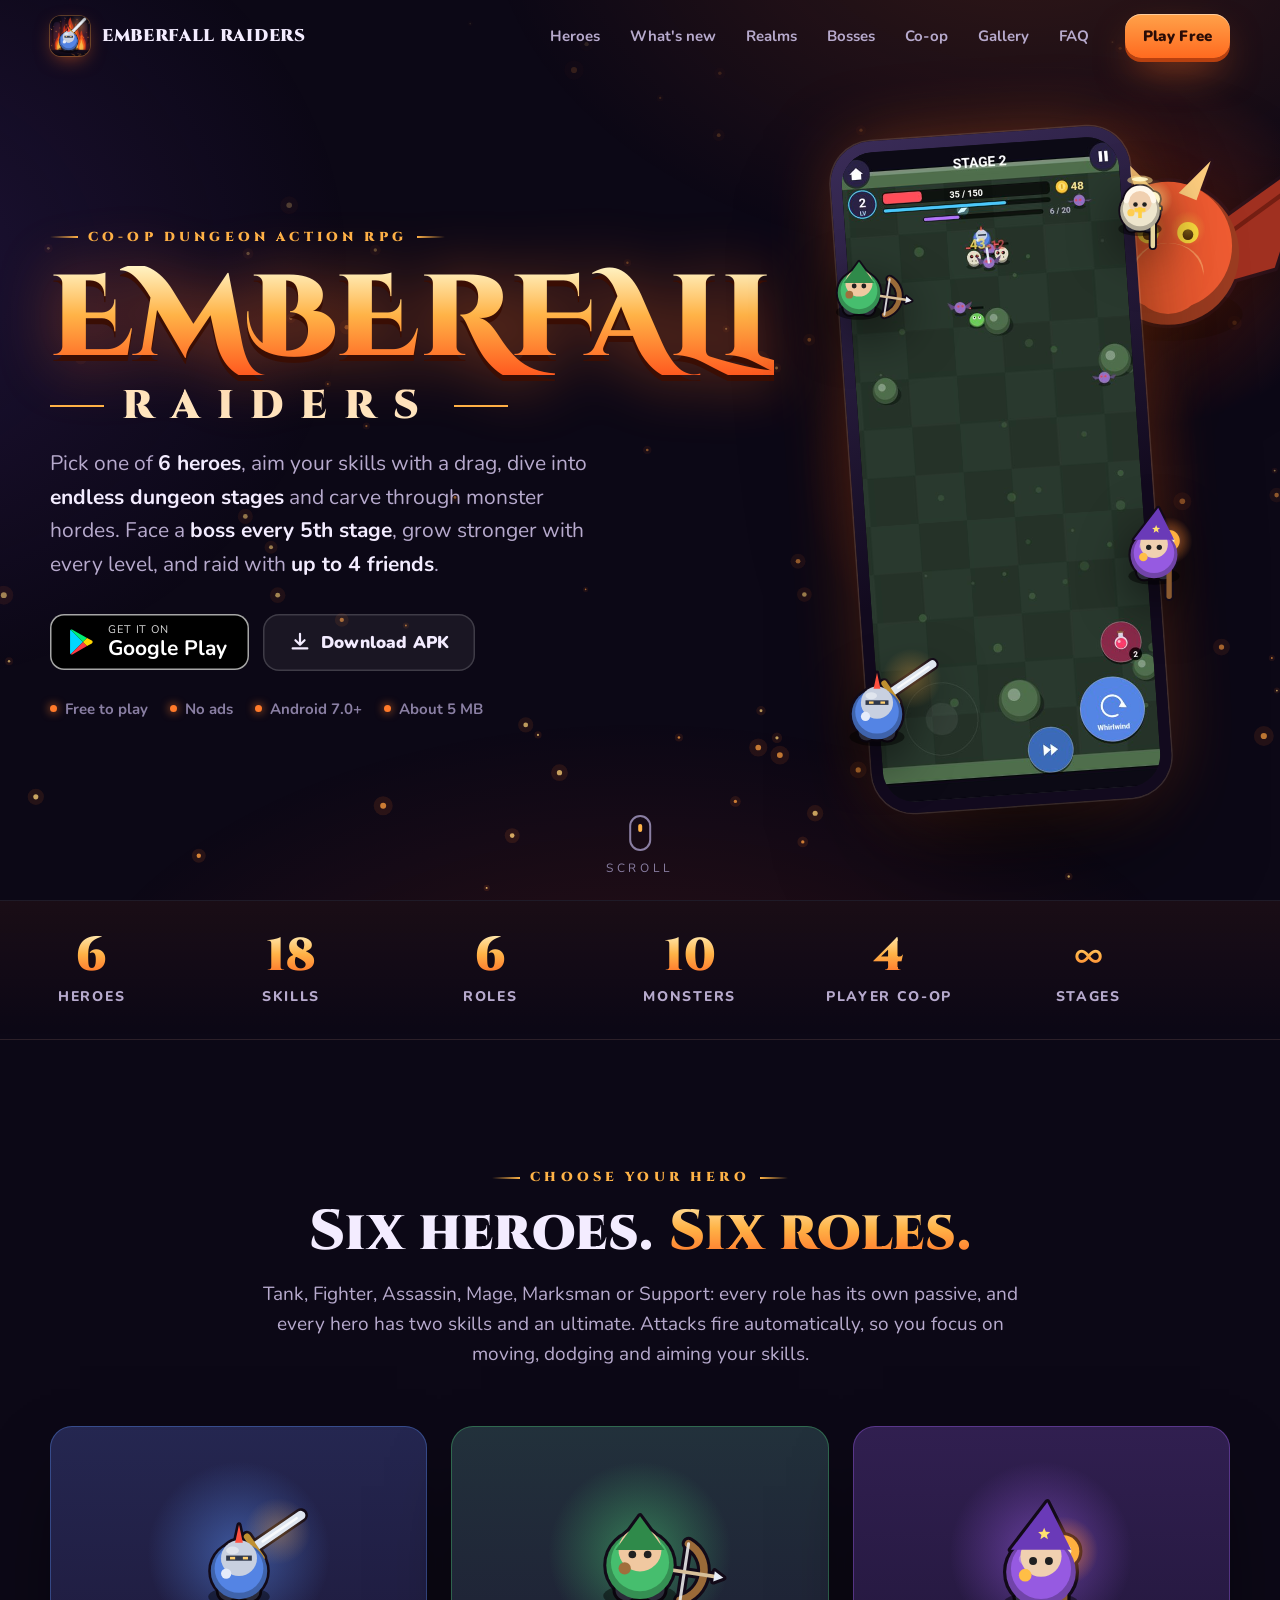
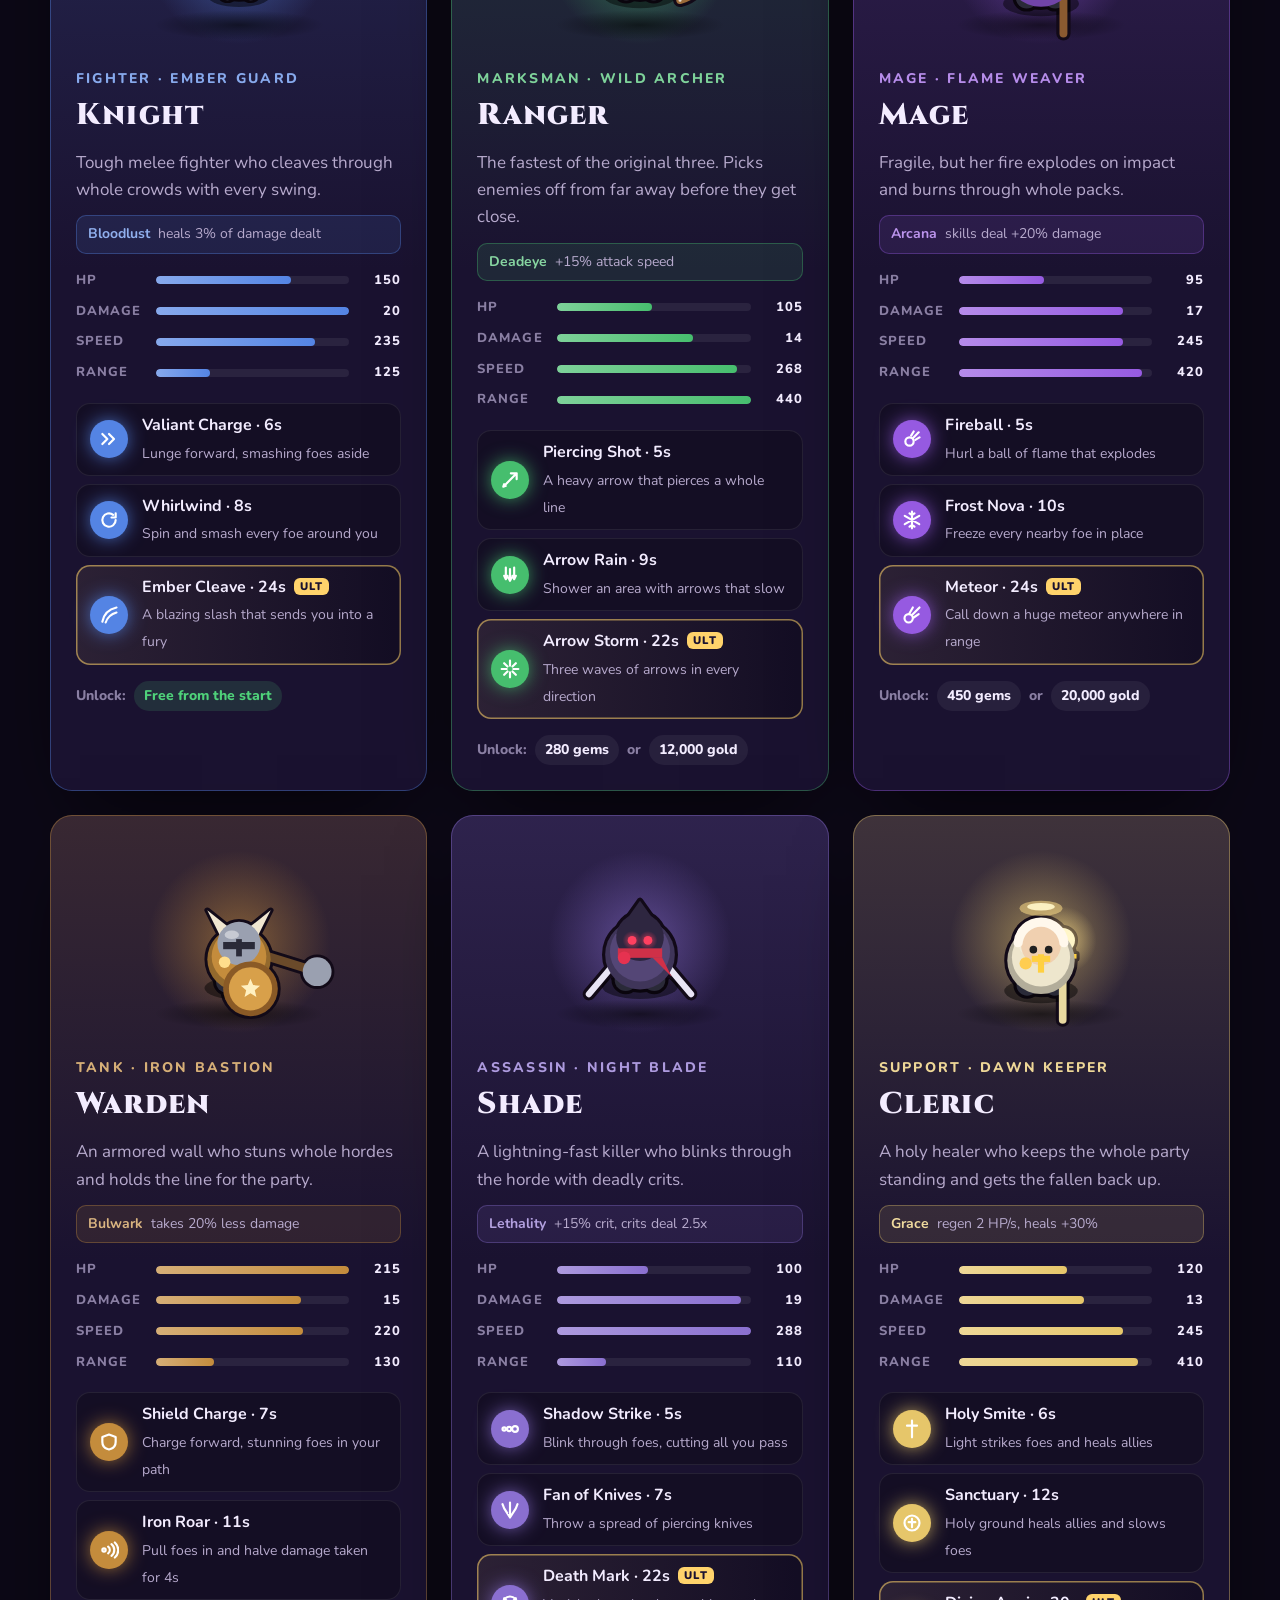
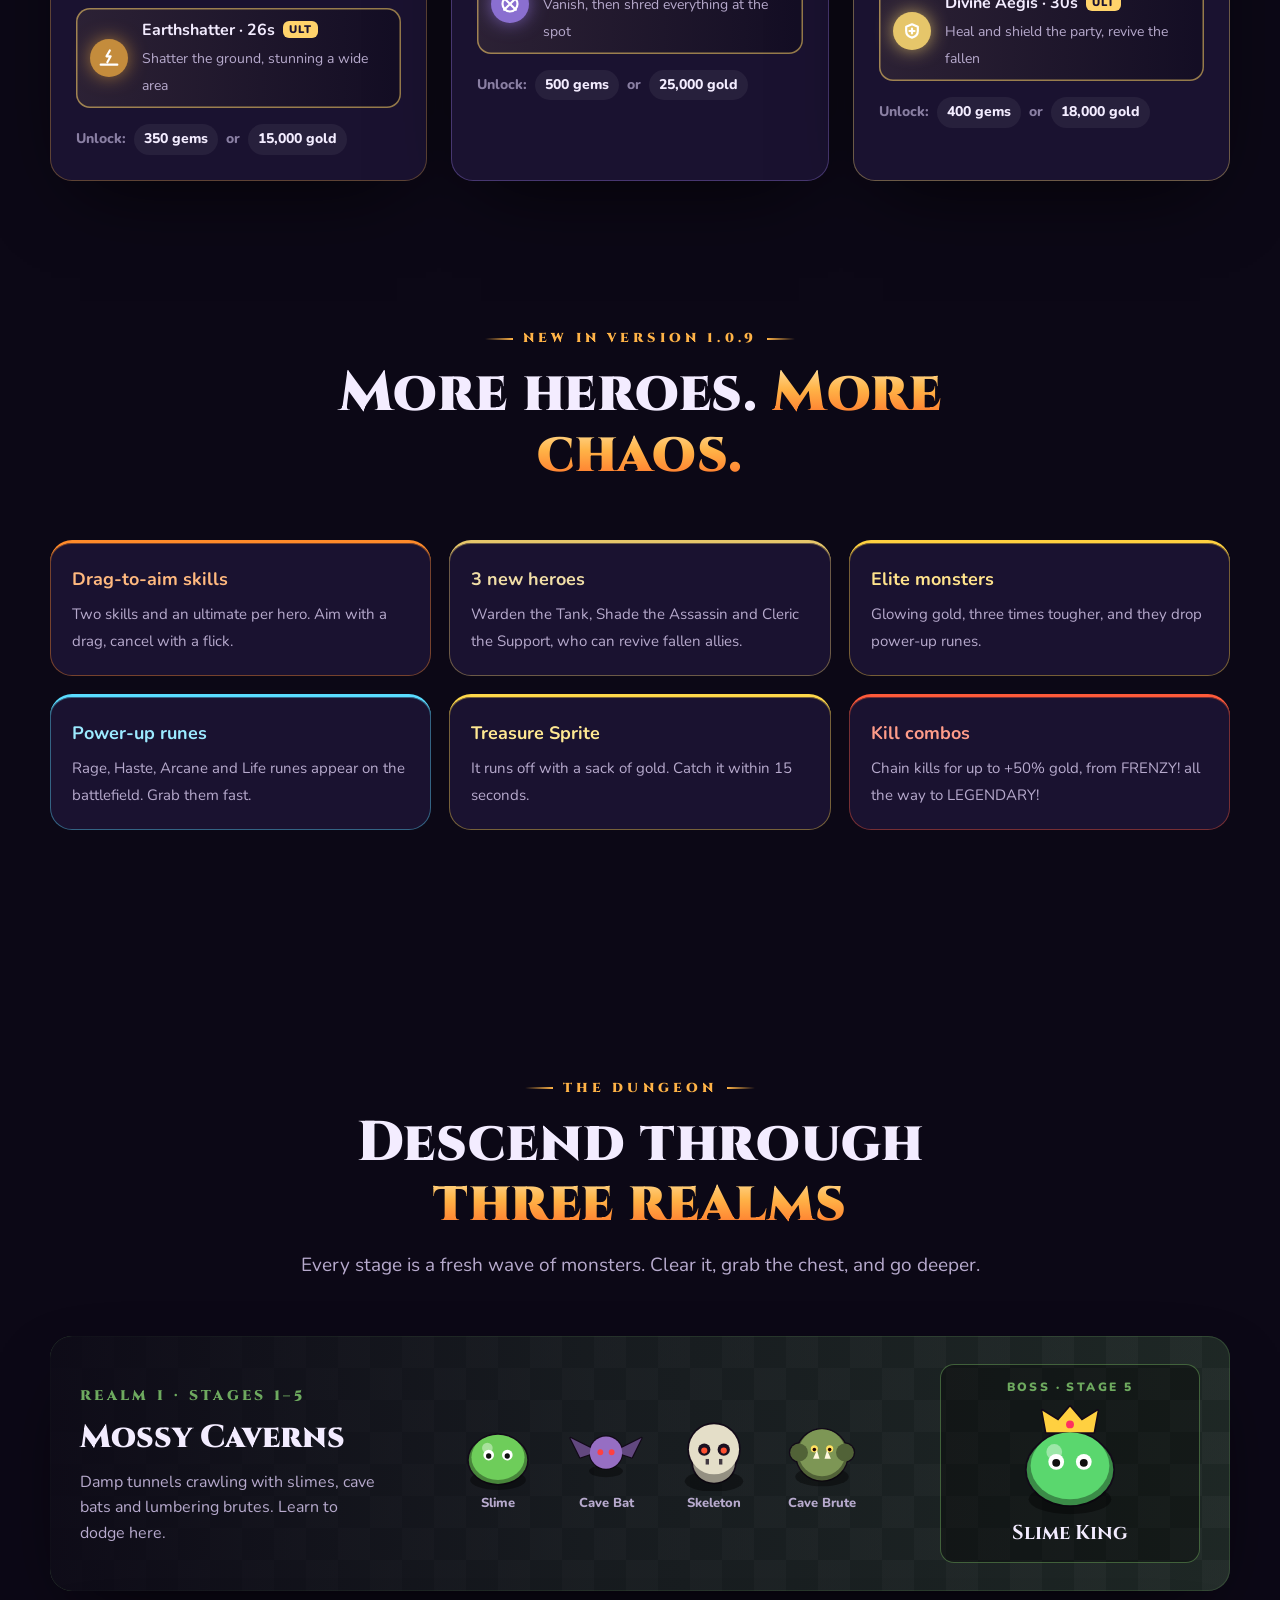
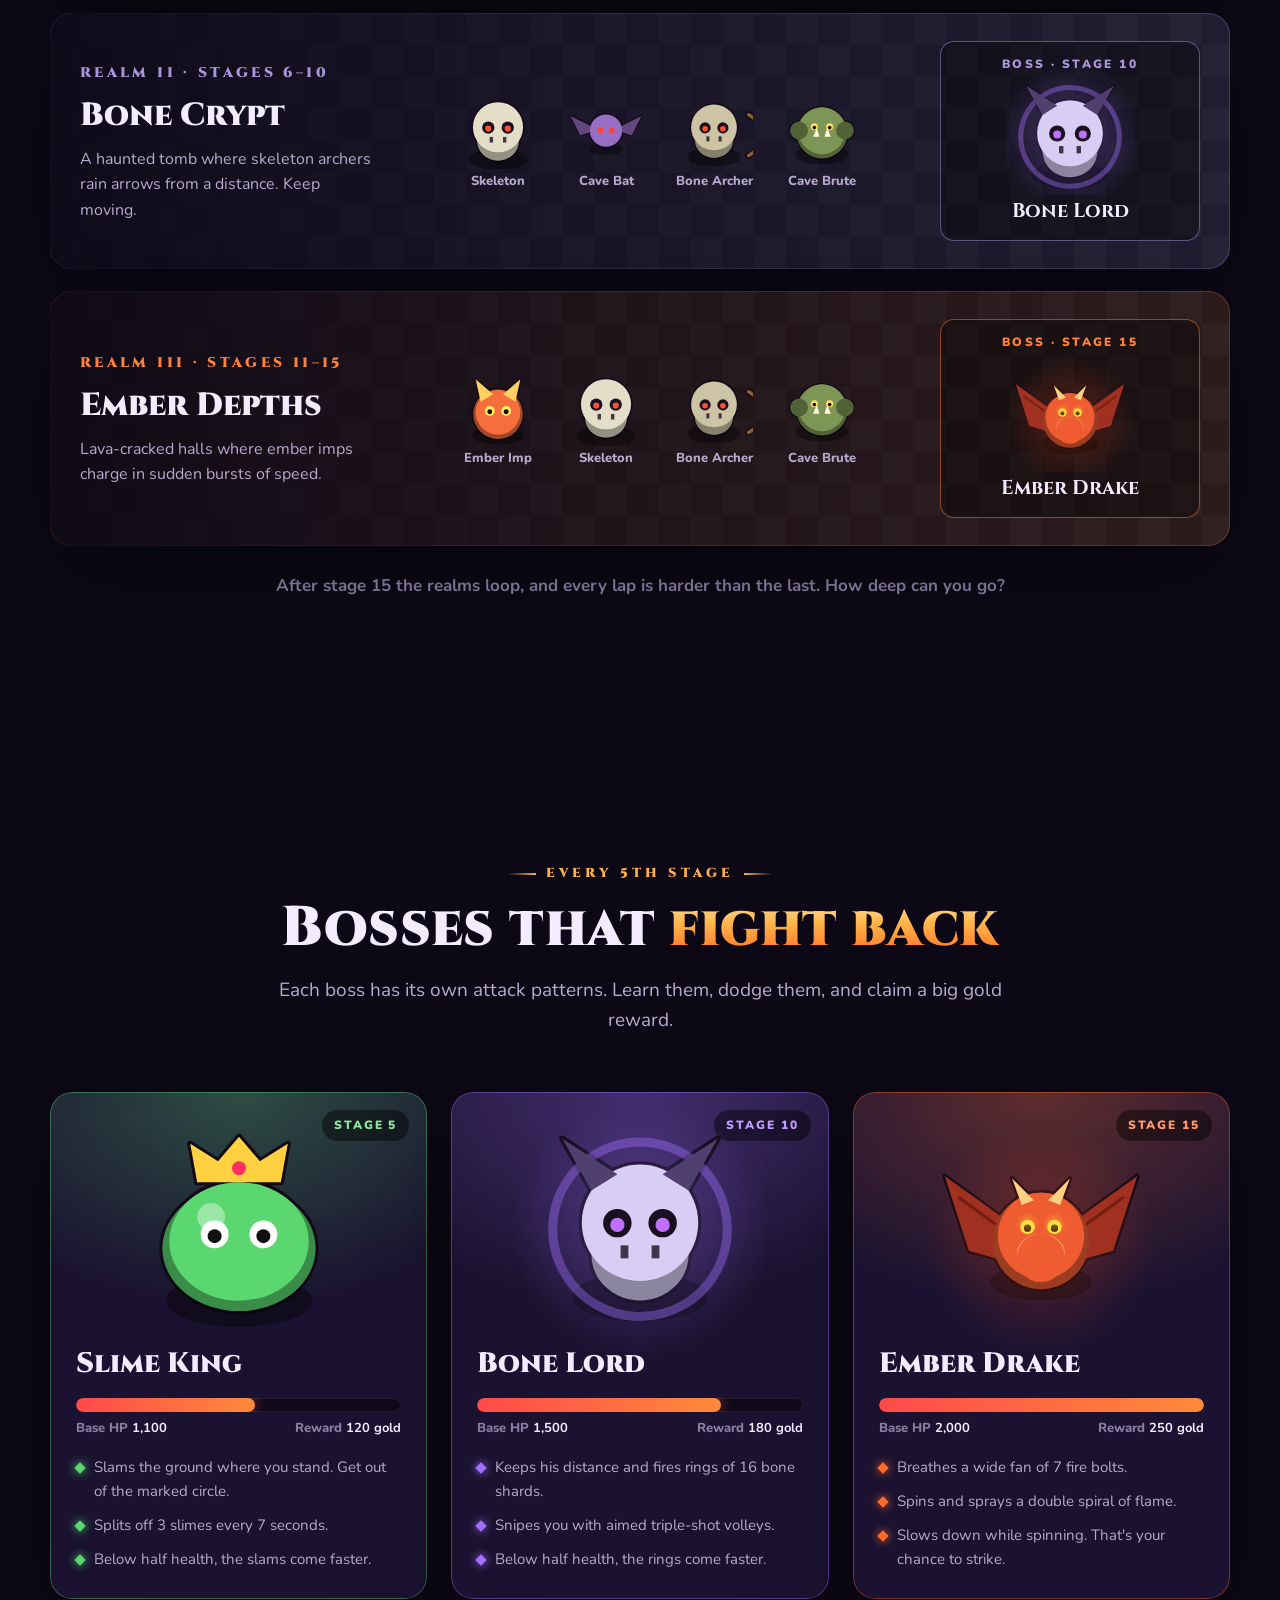
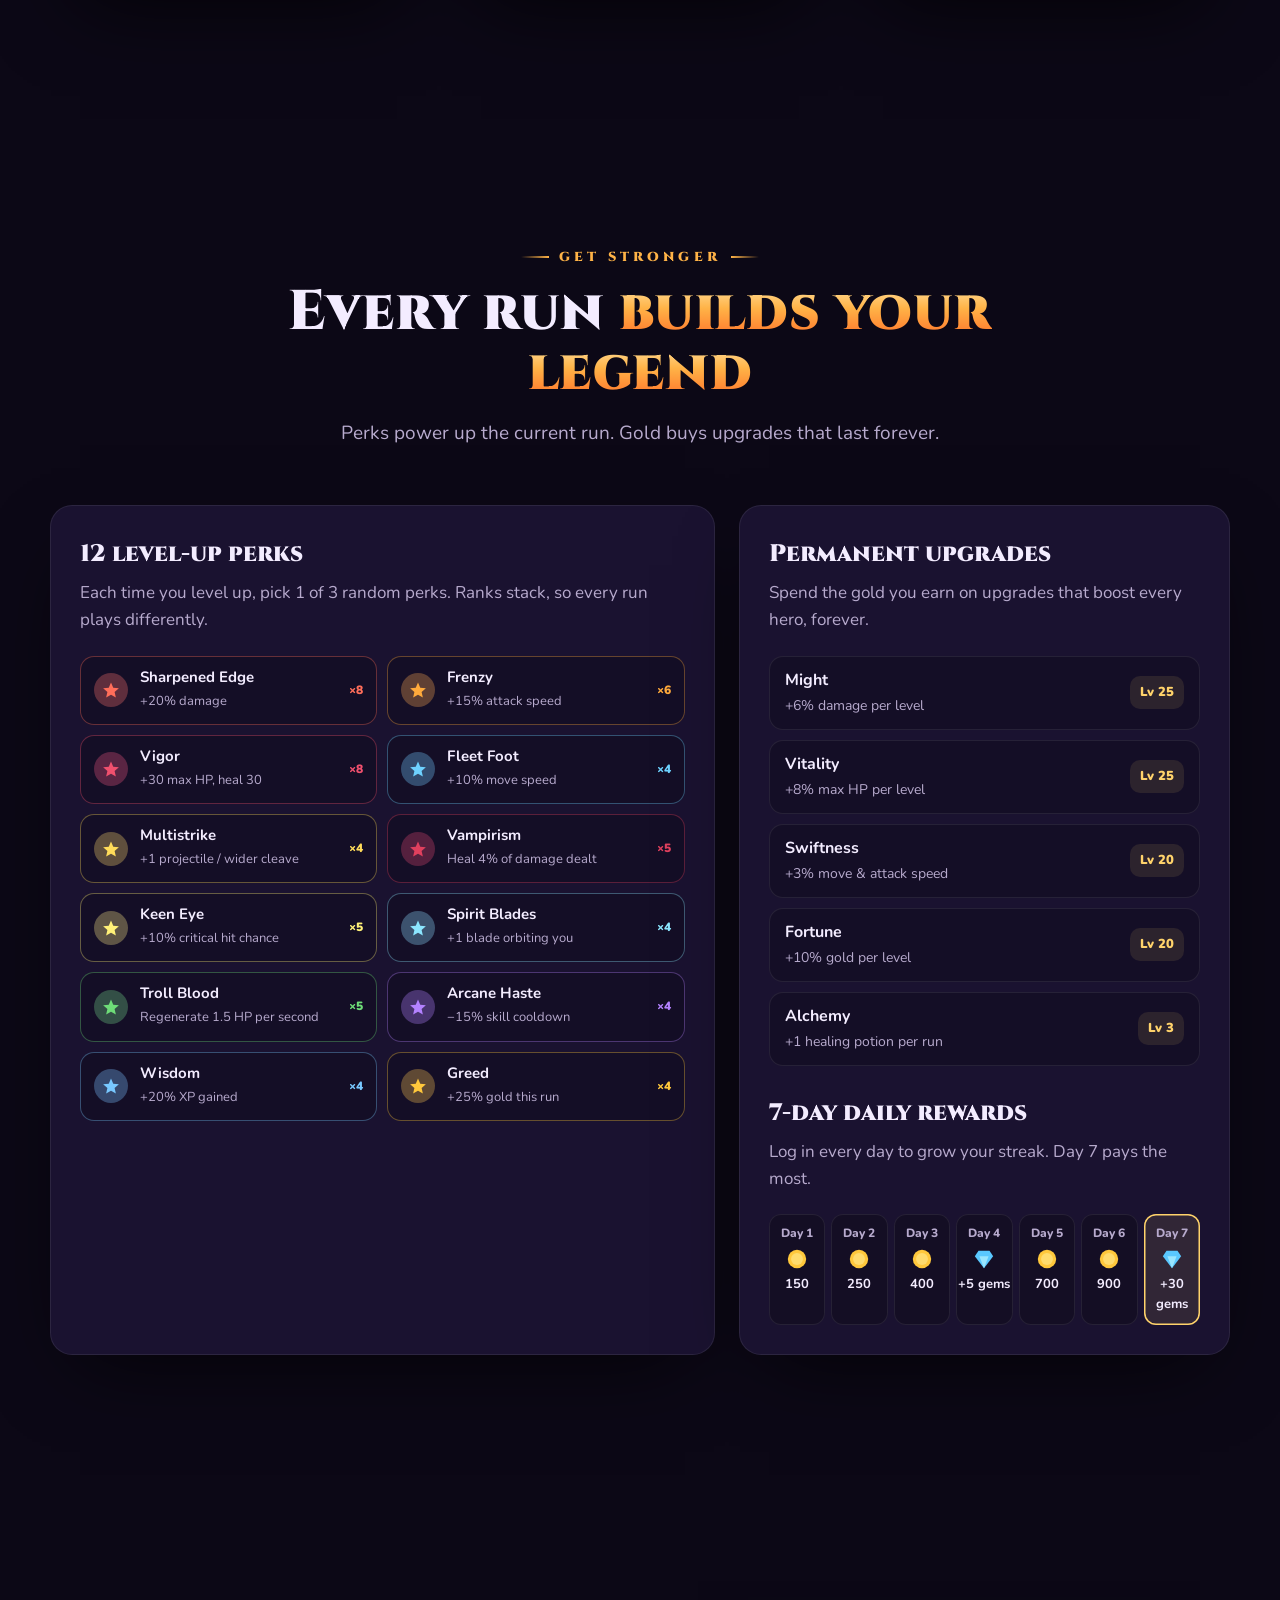
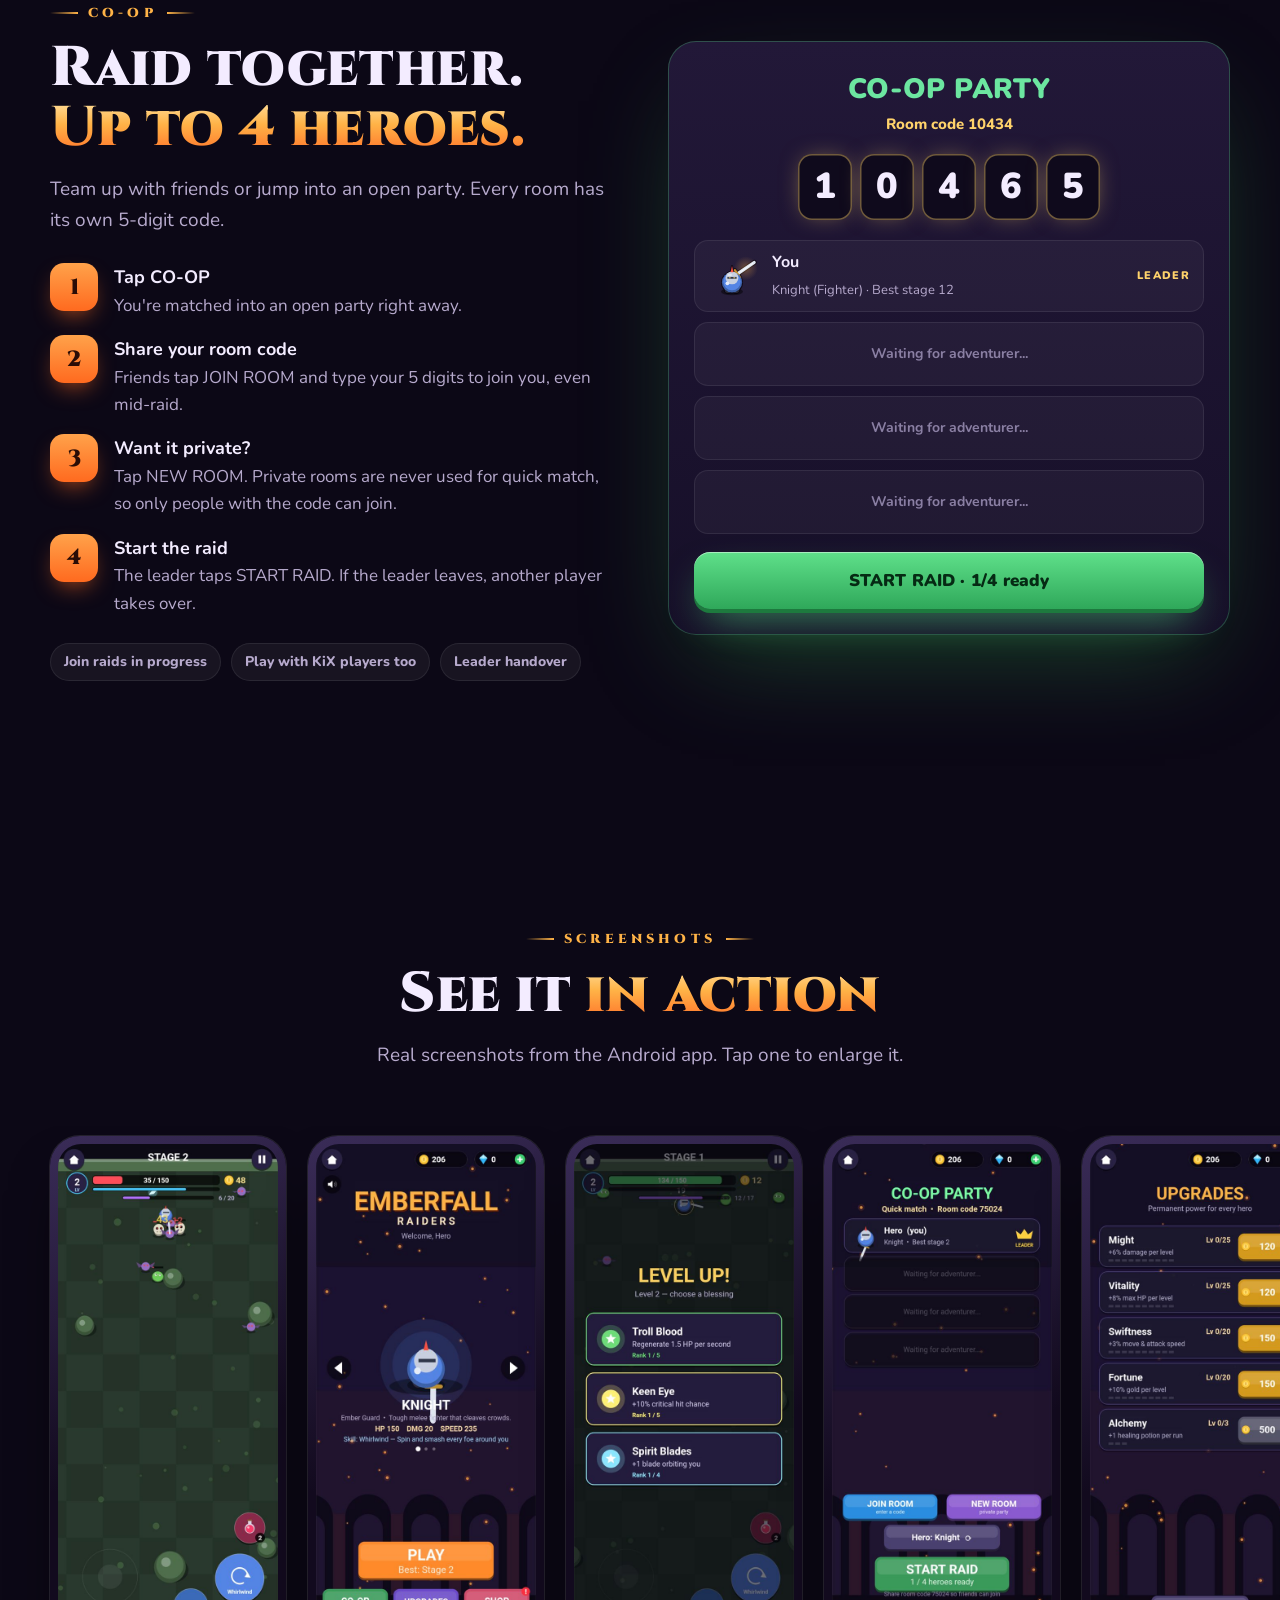
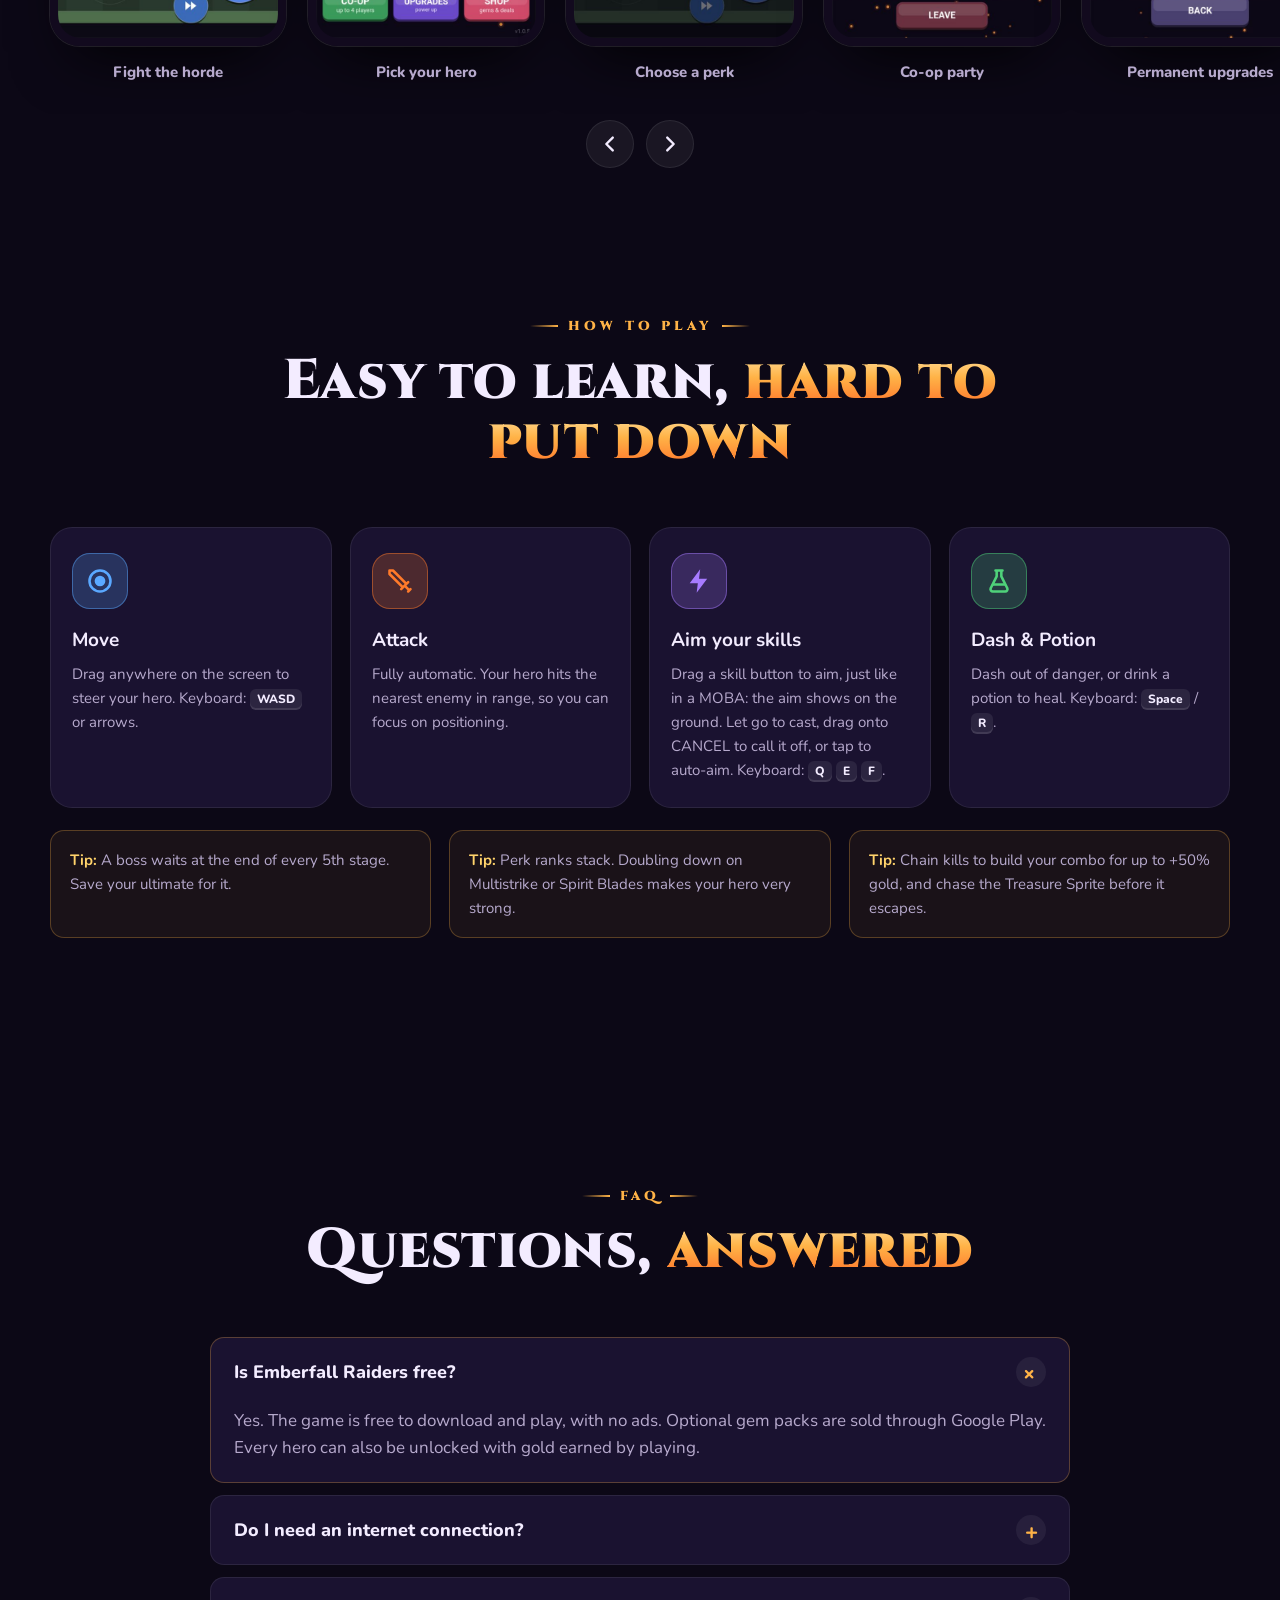
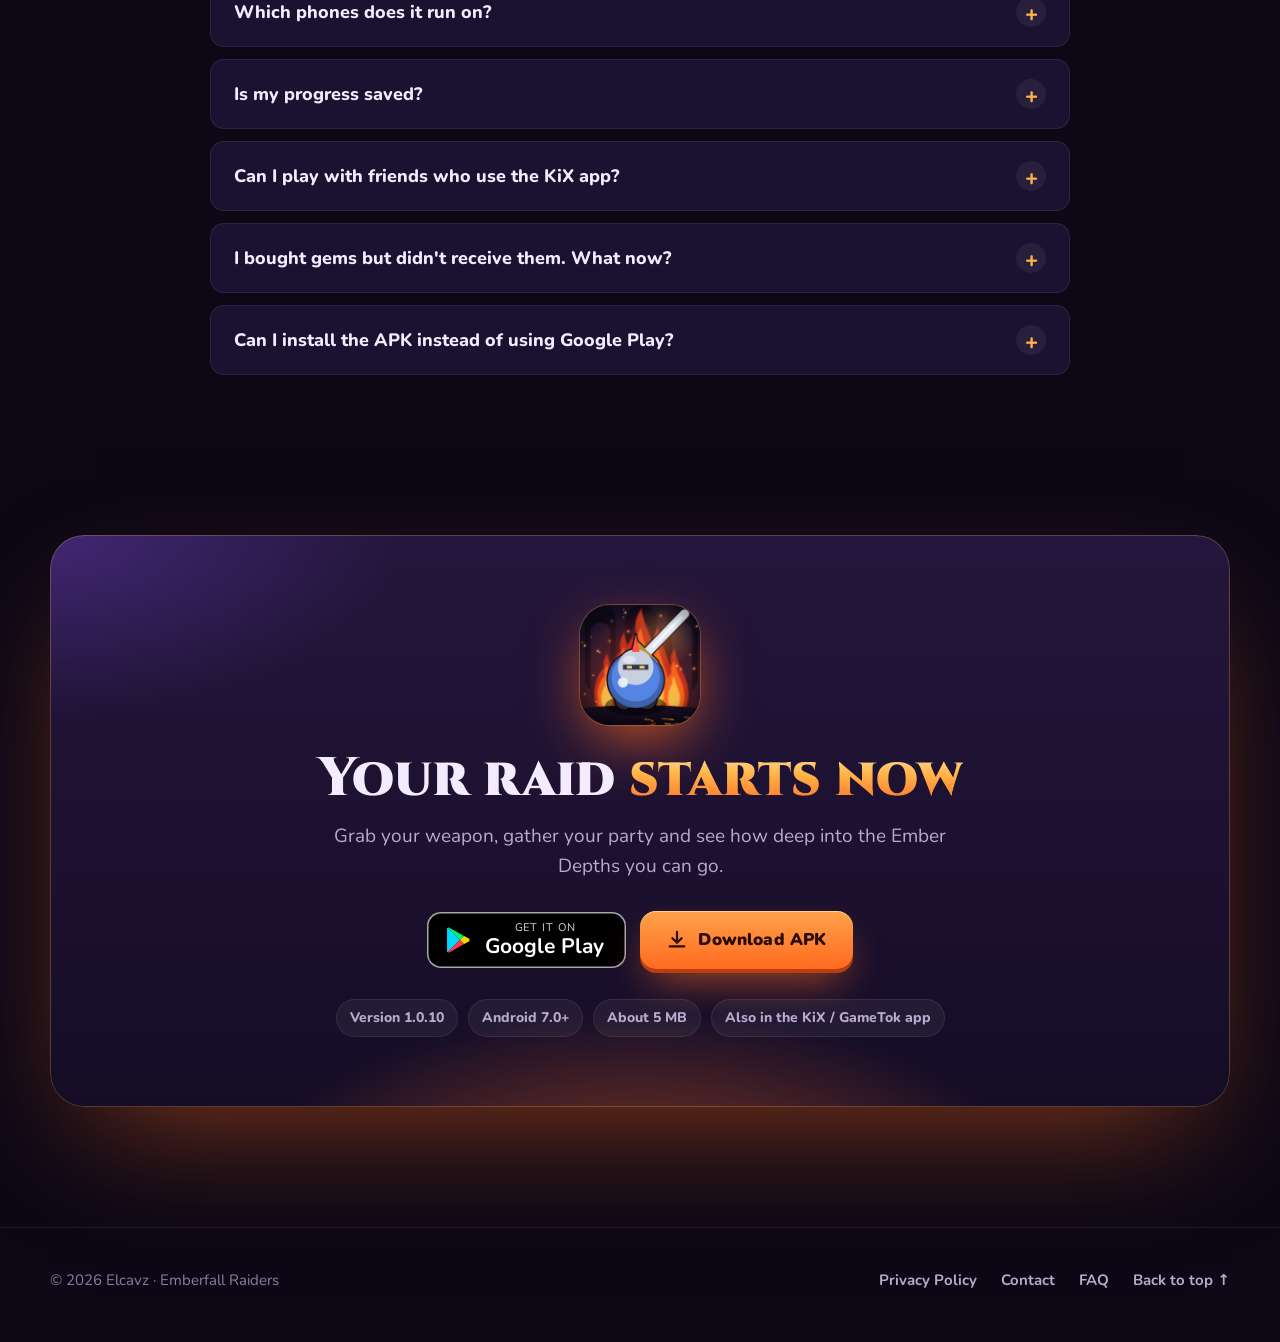
<file: index.html>
<!doctype html>
<html lang="en">
<head>
  <meta charset="utf-8">
  <meta name="viewport" content="width=device-width, initial-scale=1, viewport-fit=cover">
  <title>Emberfall Raiders — Co-op Dungeon Action RPG for Android</title>
  <meta name="description" content="Pick one of 6 heroes, aim skills by dragging them like a MOBA, fight through endless dungeon stages, defeat a boss every 5th stage and raid with up to 4 friends. Free on Android.">
  <meta name="theme-color" content="#0c0816">
  <link rel="icon" type="image/png" href="assets/img/icon.png">
  <link rel="apple-touch-icon" href="assets/img/icon.png">
  <meta property="og:type" content="website">
  <meta property="og:title" content="Emberfall Raiders — Co-op Dungeon Action RPG">
  <meta property="og:description" content="6 heroes in 6 roles, drag-to-aim skills, 3 realms, 3 bosses, endless stages and 4-player co-op. Free on Android.">
  <meta property="og:image" content="assets/img/og-cover.jpg">
  <meta name="twitter:card" content="summary_large_image">
  <link rel="preconnect" href="https://fonts.googleapis.com">
  <link rel="preconnect" href="https://fonts.gstatic.com" crossorigin>
  <link href="https://fonts.googleapis.com/css2?family=Cinzel:wght@700;900&family=Cinzel+Decorative:wght@900&family=Nunito:wght@400;700;800;900&display=swap" rel="stylesheet">
  <link rel="stylesheet" href="assets/style.css">
</head>
<body>
  <canvas id="embers" aria-hidden="true"></canvas>
  <div class="bg-glow" aria-hidden="true"></div>

  <!-- ============ NAV ============ -->
  <header class="nav">
    <div class="wrap">
      <a class="brand" href="#top"><img src="assets/img/icon.png" alt="" width="40" height="40"><span>EMBERFALL RAIDERS</span></a>
      <ul class="nav-links">
        <li><a href="#heroes">Heroes</a></li>
        <li><a href="#new">What's new</a></li>
        <li><a href="#realms">Realms</a></li>
        <li><a href="#bosses">Bosses</a></li>
        <li><a href="#coop">Co-op</a></li>
        <li><a href="#gallery">Gallery</a></li>
        <li><a href="#faq">FAQ</a></li>
      </ul>
      <a class="btn nav-cta" href="#download">Play Free</a>
      <button class="menu-btn" aria-label="Open menu" aria-expanded="false">
        <svg viewBox="0 0 24 24" fill="none" stroke="currentColor" stroke-width="2.4" stroke-linecap="round"><path d="M4 7h16M4 12h16M4 17h16"/></svg>
      </button>
    </div>
  </header>

  <main id="top">
    <!-- ============ HERO ============ -->
    <section class="hero">
      <div class="wrap">
        <div class="reveal">
          <span class="eyebrow">Co-op dungeon action RPG</span>
          <h1><span class="t1">EMBERFALL</span><span class="t2">RAIDERS</span></h1>
          <p class="lead">Pick one of <strong>6 heroes</strong>, aim your skills with a drag, dive into <strong>endless dungeon stages</strong> and carve through monster hordes. Face a <strong>boss every 5th stage</strong>, grow stronger with every level, and raid with <strong>up to 4 friends</strong>.</p>
          <div class="cta-row">
            <a class="play-badge" href="https://play.google.com/store/apps/details?id=com.elcavz.emberfallraiders" target="_blank" rel="noopener">
              <svg viewBox="0 0 48 48" aria-hidden="true"><path fill="#00d7fe" d="M7.5 4.3 27.2 24 7.5 43.7c-.6-.4-1-1.1-1-2V6.3c0-.9.4-1.6 1-2z"/><path fill="#00f076" d="m33.7 17.5-6.5 6.5L7.5 4.3c.4-.3 1-.4 1.5-.4.4 0 .8.1 1.2.3z"/><path fill="#ff3a44" d="M33.7 30.5 10.2 43.8c-.4.2-.8.3-1.2.3-.5 0-1.1-.1-1.5-.4L27.2 24z"/><path fill="#ffd500" d="m41.3 26.3-7.6 4.2-6.5-6.5 6.5-6.5 7.6 4.2c.8.5 1.3 1.3 1.3 2.3s-.5 1.8-1.3 2.3z"/></svg>
              <span><small>Get it on</small><b>Google Play</b></span>
            </a>
            <a class="btn btn-ghost" href="downloads/EmberfallRaiders.apk" download>
              <svg viewBox="0 0 24 24" fill="none" stroke="currentColor" stroke-width="2.4" stroke-linecap="round" stroke-linejoin="round" aria-hidden="true"><path d="M12 3v12m0 0-5-5m5 5 5-5M4 19h16"/></svg>
              Download APK
            </a>
          </div>
          <div class="meta-row"><span>Free to play</span><span>No ads</span><span>Android 7.0+</span><span>About 5 MB</span></div>
        </div>

        <div class="stage reveal d2" aria-hidden="true">
          <div class="halo"></div>
          <div class="float-sprite fs-drake" data-depth="18"><span data-sprite="enemy:drake"></span></div>
          <div class="phone">
            <div class="screen">
              <img class="on" src="assets/img/screens/action.jpg" alt="">
              <img src="assets/img/screens/menu.jpg" alt="" loading="lazy">
              <img src="assets/img/screens/perks.jpg" alt="" loading="lazy">
              <img src="assets/img/screens/coop.jpg" alt="" loading="lazy">
            </div>
          </div>
          <div class="float-sprite fs-ranger" data-depth="30"><span data-sprite="ranger"></span></div>
          <div class="float-sprite fs-mage" data-depth="36"><span data-sprite="mage"></span></div>
          <div class="float-sprite fs-knight" data-depth="46"><span data-sprite="knight"></span></div>
          <div class="float-sprite fs-cleric" data-depth="24"><span data-sprite="cleric"></span></div>
        </div>
      </div>
      <div class="scroll-hint" aria-hidden="true"><i></i>Scroll</div>
    </section>

    <!-- ============ STATS ============ -->
    <section class="stats" aria-label="Game at a glance">
      <ul class="wrap">
        <li><b data-count="6">6</b><span>Heroes</span></li>
        <li><b data-count="18">18</b><span>Skills</span></li>
        <li><b data-count="6">6</b><span>Roles</span></li>
        <li><b data-count="10">10</b><span>Monsters</span></li>
        <li><b data-count="4">4</b><span>Player co-op</span></li>
        <li><b>∞</b><span>Stages</span></li>
      </ul>
    </section>

    <!-- ============ HEROES ============ -->
    <section class="section" id="heroes">
      <div class="wrap">
        <div class="section-head reveal">
          <span class="eyebrow">Choose your hero</span>
          <h2>Six heroes. <span class="fire-text">Six roles.</span></h2>
          <p>Tank, Fighter, Assassin, Mage, Marksman or Support: every role has its own passive, and every hero has two skills and an ultimate. Attacks fire automatically, so you focus on moving, dodging and aiming your skills.</p>
        </div>
        <div class="hero-grid">
          <article class="hero-card reveal" style="--c:#5484e4">
            <div class="portrait"><span data-sprite="knight"></span></div>
            <span class="role">Fighter · Ember Guard</span>
            <h3>Knight</h3>
            <p>Tough melee fighter who cleaves through whole crowds with every swing.</p>
            <div class="passive"><b>Bloodlust</b> heals 3% of damage dealt</div>
            <div class="bars">
              <div class="bar">HP<i style="--v:70%"></i><em>150</em></div>
              <div class="bar">DAMAGE<i style="--v:100%"></i><em>20</em></div>
              <div class="bar">SPEED<i style="--v:82%"></i><em>235</em></div>
              <div class="bar">RANGE<i style="--v:28%"></i><em>125</em></div>
            </div>
            <div class="skills">
              <div class="skill">
                <span class="ico"><svg viewBox="0 0 24 24" fill="none" stroke="currentColor" stroke-width="2.6" stroke-linecap="round" stroke-linejoin="round"><path d="m4 6 6 6-6 6M12 6l6 6-6 6"/></svg></span>
                <div><b>Valiant Charge · 6s</b><span>Lunge forward, smashing foes aside</span></div>
              </div>
              <div class="skill">
                <span class="ico"><svg viewBox="0 0 24 24" fill="none" stroke="currentColor" stroke-width="2.6" stroke-linecap="round" stroke-linejoin="round"><path d="M20 12a8 8 0 1 1-3-6.2"/><path d="M20 4v5h-5"/></svg></span>
                <div><b>Whirlwind · 8s</b><span>Spin and smash every foe around you</span></div>
              </div>
              <div class="skill ult">
                <span class="ico"><svg viewBox="0 0 24 24" fill="none" stroke="currentColor" stroke-width="2.6" stroke-linecap="round" stroke-linejoin="round"><path d="M4 20C6 10 12 5 21 3"/><path d="M8 21c2-6 6-10 13-12"/></svg></span>
                <div><b>Ember Cleave · 24s <em class="ult-tag">ULT</em></b><span>A blazing slash that sends you into a fury</span></div>
              </div>
            </div>
            <div class="unlock">Unlock: <span class="tag free">Free from the start</span></div>
          </article>

          <article class="hero-card reveal d1" style="--c:#46be6e">
            <div class="portrait"><span data-sprite="ranger"></span></div>
            <span class="role">Marksman · Wild Archer</span>
            <h3>Ranger</h3>
            <p>The fastest of the original three. Picks enemies off from far away before they get close.</p>
            <div class="passive"><b>Deadeye</b> +15% attack speed</div>
            <div class="bars">
              <div class="bar">HP<i style="--v:49%"></i><em>105</em></div>
              <div class="bar">DAMAGE<i style="--v:70%"></i><em>14</em></div>
              <div class="bar">SPEED<i style="--v:93%"></i><em>268</em></div>
              <div class="bar">RANGE<i style="--v:100%"></i><em>440</em></div>
            </div>
            <div class="skills">
              <div class="skill">
                <span class="ico"><svg viewBox="0 0 24 24" fill="none" stroke="currentColor" stroke-width="2.6" stroke-linecap="round" stroke-linejoin="round"><path d="M4 20 20 4M20 4h-7M20 4v7M4 20l3-1M4 20l1-3"/></svg></span>
                <div><b>Piercing Shot · 5s</b><span>A heavy arrow that pierces a whole line</span></div>
              </div>
              <div class="skill">
                <span class="ico"><svg viewBox="0 0 24 24" fill="none" stroke="currentColor" stroke-width="2.6" stroke-linecap="round" stroke-linejoin="round"><path d="M7 3v12M12 5v12M17 3v12M5 13l2 4 2-4M10 15l2 4 2-4M15 13l2 4 2-4"/></svg></span>
                <div><b>Arrow Rain · 9s</b><span>Shower an area with arrows that slow</span></div>
              </div>
              <div class="skill ult">
                <span class="ico"><svg viewBox="0 0 24 24" fill="none" stroke="currentColor" stroke-width="2.6" stroke-linecap="round" stroke-linejoin="round"><path d="M12 2v6M12 16v6M2 12h6M16 12h6M5 5l4 4M15 15l4 4M19 5l-4 4M9 15l-4 4"/></svg></span>
                <div><b>Arrow Storm · 22s <em class="ult-tag">ULT</em></b><span>Three waves of arrows in every direction</span></div>
              </div>
            </div>
            <div class="unlock">Unlock: <span class="tag">280 gems</span> or <span class="tag">12,000 gold</span></div>
          </article>

          <article class="hero-card reveal d2" style="--c:#965ae1">
            <div class="portrait"><span data-sprite="mage"></span></div>
            <span class="role">Mage · Flame Weaver</span>
            <h3>Mage</h3>
            <p>Fragile, but her fire explodes on impact and burns through whole packs.</p>
            <div class="passive"><b>Arcana</b> skills deal +20% damage</div>
            <div class="bars">
              <div class="bar">HP<i style="--v:44%"></i><em>95</em></div>
              <div class="bar">DAMAGE<i style="--v:85%"></i><em>17</em></div>
              <div class="bar">SPEED<i style="--v:85%"></i><em>245</em></div>
              <div class="bar">RANGE<i style="--v:95%"></i><em>420</em></div>
            </div>
            <div class="skills">
              <div class="skill">
                <span class="ico"><svg viewBox="0 0 24 24" fill="none" stroke="currentColor" stroke-width="2.6" stroke-linecap="round" stroke-linejoin="round"><circle cx="9" cy="15" r="5"/><path d="M13 11l7-7M16 13l5-3M11 8l3-5"/></svg></span>
                <div><b>Fireball · 5s</b><span>Hurl a ball of flame that explodes</span></div>
              </div>
              <div class="skill">
                <span class="ico"><svg viewBox="0 0 24 24" fill="none" stroke="currentColor" stroke-width="2.6" stroke-linecap="round" stroke-linejoin="round"><path d="M12 2v20M3.3 7l17.4 10M3.3 17 20.7 7M9 4l3 2 3-2M9 20l3-2 3 2"/></svg></span>
                <div><b>Frost Nova · 10s</b><span>Freeze every nearby foe in place</span></div>
              </div>
              <div class="skill ult">
                <span class="ico"><svg viewBox="0 0 24 24" fill="none" stroke="currentColor" stroke-width="2.6" stroke-linecap="round" stroke-linejoin="round"><circle cx="8" cy="16" r="5"/><path d="M12 12 21 3M14 15l6-4M9 10l4-7"/></svg></span>
                <div><b>Meteor · 24s <em class="ult-tag">ULT</em></b><span>Call down a huge meteor anywhere in range</span></div>
              </div>
            </div>
            <div class="unlock">Unlock: <span class="tag">450 gems</span> or <span class="tag">20,000 gold</span></div>
          </article>

          <article class="hero-card reveal" style="--c:#c48c3c">
            <div class="portrait"><span data-sprite="warden"></span></div>
            <span class="role">Tank · Iron Bastion</span>
            <h3>Warden</h3>
            <p>An armored wall who stuns whole hordes and holds the line for the party.</p>
            <div class="passive"><b>Bulwark</b> takes 20% less damage</div>
            <div class="bars">
              <div class="bar">HP<i style="--v:100%"></i><em>215</em></div>
              <div class="bar">DAMAGE<i style="--v:75%"></i><em>15</em></div>
              <div class="bar">SPEED<i style="--v:76%"></i><em>220</em></div>
              <div class="bar">RANGE<i style="--v:30%"></i><em>130</em></div>
            </div>
            <div class="skills">
              <div class="skill">
                <span class="ico"><svg viewBox="0 0 24 24" fill="none" stroke="currentColor" stroke-width="2.6" stroke-linecap="round" stroke-linejoin="round"><path d="M12 3 4 6v6c0 5 3.5 8 8 9 4.5-1 8-4 8-9V6z"/></svg></span>
                <div><b>Shield Charge · 7s</b><span>Charge forward, stunning foes in your path</span></div>
              </div>
              <div class="skill">
                <span class="ico"><svg viewBox="0 0 24 24" fill="none" stroke="currentColor" stroke-width="2.6" stroke-linecap="round" stroke-linejoin="round"><circle cx="6" cy="12" r="2"/><path d="M11 8a5 5 0 0 1 0 8M15 5a9 9 0 0 1 0 14M19 3a12 12 0 0 1 0 18"/></svg></span>
                <div><b>Iron Roar · 11s</b><span>Pull foes in and halve damage taken for 4s</span></div>
              </div>
              <div class="skill ult">
                <span class="ico"><svg viewBox="0 0 24 24" fill="none" stroke="currentColor" stroke-width="2.6" stroke-linecap="round" stroke-linejoin="round"><path d="M2 20h20M13 3l-4 7h5l-4 7"/></svg></span>
                <div><b>Earthshatter · 26s <em class="ult-tag">ULT</em></b><span>Shatter the ground, stunning a wide area</span></div>
              </div>
            </div>
            <div class="unlock">Unlock: <span class="tag">350 gems</span> or <span class="tag">15,000 gold</span></div>
          </article>

          <article class="hero-card reveal d1" style="--c:#8a6fd0">
            <div class="portrait"><span data-sprite="shade"></span></div>
            <span class="role">Assassin · Night Blade</span>
            <h3>Shade</h3>
            <p>A lightning-fast killer who blinks through the horde with deadly crits.</p>
            <div class="passive"><b>Lethality</b> +15% crit, crits deal 2.5x</div>
            <div class="bars">
              <div class="bar">HP<i style="--v:47%"></i><em>100</em></div>
              <div class="bar">DAMAGE<i style="--v:95%"></i><em>19</em></div>
              <div class="bar">SPEED<i style="--v:100%"></i><em>288</em></div>
              <div class="bar">RANGE<i style="--v:25%"></i><em>110</em></div>
            </div>
            <div class="skills">
              <div class="skill">
                <span class="ico"><svg viewBox="0 0 24 24" fill="none" stroke="currentColor" stroke-width="2.6" stroke-linecap="round" stroke-linejoin="round"><circle cx="5" cy="12" r="2"/><circle cx="11" cy="12" r="2.5"/><circle cx="18" cy="12" r="3.5"/></svg></span>
                <div><b>Shadow Strike · 5s</b><span>Blink through foes, cutting all you pass</span></div>
              </div>
              <div class="skill">
                <span class="ico"><svg viewBox="0 0 24 24" fill="none" stroke="currentColor" stroke-width="2.6" stroke-linecap="round" stroke-linejoin="round"><path d="M12 21V9M12 21 5 10M12 21l7-11M12 9V3M5 10 3 5M19 10l2-5"/></svg></span>
                <div><b>Fan of Knives · 7s</b><span>Throw a spread of piercing knives</span></div>
              </div>
              <div class="skill ult">
                <span class="ico"><svg viewBox="0 0 24 24" fill="none" stroke="currentColor" stroke-width="2.6" stroke-linecap="round" stroke-linejoin="round"><path d="m5 5 14 14M19 5 5 19"/><circle cx="12" cy="12" r="9"/></svg></span>
                <div><b>Death Mark · 22s <em class="ult-tag">ULT</em></b><span>Vanish, then shred everything at the spot</span></div>
              </div>
            </div>
            <div class="unlock">Unlock: <span class="tag">500 gems</span> or <span class="tag">25,000 gold</span></div>
          </article>

          <article class="hero-card reveal d2" style="--c:#e6c66a">
            <div class="portrait"><span data-sprite="cleric"></span></div>
            <span class="role">Support · Dawn Keeper</span>
            <h3>Cleric</h3>
            <p>A holy healer who keeps the whole party standing and gets the fallen back up.</p>
            <div class="passive"><b>Grace</b> regen 2 HP/s, heals +30%</div>
            <div class="bars">
              <div class="bar">HP<i style="--v:56%"></i><em>120</em></div>
              <div class="bar">DAMAGE<i style="--v:65%"></i><em>13</em></div>
              <div class="bar">SPEED<i style="--v:85%"></i><em>245</em></div>
              <div class="bar">RANGE<i style="--v:93%"></i><em>410</em></div>
            </div>
            <div class="skills">
              <div class="skill">
                <span class="ico"><svg viewBox="0 0 24 24" fill="none" stroke="currentColor" stroke-width="2.6" stroke-linecap="round" stroke-linejoin="round"><path d="M12 2v20M6 8h12"/></svg></span>
                <div><b>Holy Smite · 6s</b><span>Light strikes foes and heals allies</span></div>
              </div>
              <div class="skill">
                <span class="ico"><svg viewBox="0 0 24 24" fill="none" stroke="currentColor" stroke-width="2.6" stroke-linecap="round" stroke-linejoin="round"><circle cx="12" cy="12" r="9"/><path d="M12 7v10M8 11h8"/></svg></span>
                <div><b>Sanctuary · 12s</b><span>Holy ground heals allies and slows foes</span></div>
              </div>
              <div class="skill ult">
                <span class="ico"><svg viewBox="0 0 24 24" fill="none" stroke="currentColor" stroke-width="2.6" stroke-linecap="round" stroke-linejoin="round"><path d="M12 4 5 7v5c0 4 3 7 7 8 4-1 7-4 7-8V7z"/><path d="M12 9v6M9 12h6"/></svg></span>
                <div><b>Divine Aegis · 30s <em class="ult-tag">ULT</em></b><span>Heal and shield the party, revive the fallen</span></div>
              </div>
            </div>
            <div class="unlock">Unlock: <span class="tag">400 gems</span> or <span class="tag">18,000 gold</span></div>
          </article>
        </div>
      </div>
    </section>

    <!-- ============ WHAT'S NEW ============ -->
    <section class="section" id="new" style="padding-top:20px">
      <div class="wrap">
        <div class="section-head reveal">
          <span class="eyebrow">New in version 1.0.9</span>
          <h2>More heroes. <span class="fire-text">More chaos.</span></h2>
        </div>
        <div class="news">
          <div class="new-item reveal" style="--c:#ff8a2a"><b>Drag-to-aim skills</b><span>Two skills and an ultimate per hero. Aim with a drag, cancel with a flick.</span></div>
          <div class="new-item reveal d1" style="--c:#e6c66a"><b>3 new heroes</b><span>Warden the Tank, Shade the Assassin and Cleric the Support, who can revive fallen allies.</span></div>
          <div class="new-item reveal d2" style="--c:#ffd040"><b>Elite monsters</b><span>Glowing gold, three times tougher, and they drop power-up runes.</span></div>
          <div class="new-item reveal" style="--c:#5adcff"><b>Power-up runes</b><span>Rage, Haste, Arcane and Life runes appear on the battlefield. Grab them fast.</span></div>
          <div class="new-item reveal d1" style="--c:#ffd84a"><b>Treasure Sprite</b><span>It runs off with a sack of gold. Catch it within 15 seconds.</span></div>
          <div class="new-item reveal d2" style="--c:#ff5a3a"><b>Kill combos</b><span>Chain kills for up to +50% gold, from FRENZY! all the way to LEGENDARY!</span></div>
        </div>
      </div>
    </section>

    <!-- ============ REALMS ============ -->
    <section class="section" id="realms">
      <div class="wrap">
        <div class="section-head reveal">
          <span class="eyebrow">The dungeon</span>
          <h2>Descend through <span class="fire-text">three realms</span></h2>
          <p>Every stage is a fresh wave of monsters. Clear it, grab the chest, and go deeper.</p>
        </div>
        <div class="realm-list">
          <article class="realm reveal" style="--floor:#24322a;--wall:#4e6e4c;--accent:#6eaa5f">
            <div><span class="num">Realm I · Stages 1–5</span><h3>Mossy Caverns</h3><p>Damp tunnels crawling with slimes, cave bats and lumbering brutes. Learn to dodge here.</p></div>
            <div class="roster">
              <div class="mob"><span data-sprite="enemy:slime"></span>Slime</div>
              <div class="mob"><span data-sprite="enemy:bat"></span>Cave Bat</div>
              <div class="mob"><span data-sprite="enemy:skel"></span>Skeleton</div>
              <div class="mob"><span data-sprite="enemy:brute"></span>Cave Brute</div>
            </div>
            <div class="realm-boss"><small>Boss · Stage 5</small><span data-sprite="enemy:king"></span><b>Slime King</b></div>
          </article>
          <article class="realm reveal" style="--floor:#28243a;--wall:#706092;--accent:#aa96dc">
            <div><span class="num">Realm II · Stages 6–10</span><h3>Bone Crypt</h3><p>A haunted tomb where skeleton archers rain arrows from a distance. Keep moving.</p></div>
            <div class="roster">
              <div class="mob"><span data-sprite="enemy:skel"></span>Skeleton</div>
              <div class="mob"><span data-sprite="enemy:bat"></span>Cave Bat</div>
              <div class="mob"><span data-sprite="enemy:archer"></span>Bone Archer</div>
              <div class="mob"><span data-sprite="enemy:brute"></span>Cave Brute</div>
            </div>
            <div class="realm-boss"><small>Boss · Stage 10</small><span data-sprite="enemy:lord"></span><b>Bone Lord</b></div>
          </article>
          <article class="realm reveal" style="--floor:#36211e;--wall:#984832;--accent:#ff823c">
            <div><span class="num">Realm III · Stages 11–15</span><h3>Ember Depths</h3><p>Lava-cracked halls where ember imps charge in sudden bursts of speed.</p></div>
            <div class="roster">
              <div class="mob"><span data-sprite="enemy:imp"></span>Ember Imp</div>
              <div class="mob"><span data-sprite="enemy:skel"></span>Skeleton</div>
              <div class="mob"><span data-sprite="enemy:archer"></span>Bone Archer</div>
              <div class="mob"><span data-sprite="enemy:brute"></span>Cave Brute</div>
            </div>
            <div class="realm-boss"><small>Boss · Stage 15</small><span data-sprite="enemy:drake"></span><b>Ember Drake</b></div>
          </article>
        </div>
        <p class="realm-note reveal">After stage 15 the realms loop, and every lap is harder than the last. How deep can you go?</p>
      </div>
    </section>

    <!-- ============ BOSSES ============ -->
    <section class="section" id="bosses">
      <div class="wrap">
        <div class="section-head reveal">
          <span class="eyebrow">Every 5th stage</span>
          <h2>Bosses that <span class="fire-text">fight back</span></h2>
          <p>Each boss has its own attack patterns. Learn them, dodge them, and claim a big gold reward.</p>
        </div>
        <div class="boss-grid">
          <article class="boss reveal" style="--c:#5ad76e">
            <span class="stage-tag">Stage 5</span>
            <div class="art"><span data-sprite="enemy:king"></span></div>
            <h3>Slime King</h3>
            <div class="hpbar"><i style="--v:55%"></i></div>
            <div class="nums"><span>Base HP <b>1,100</b></span><span>Reward <b>120 gold</b></span></div>
            <ul>
              <li>Slams the ground where you stand. Get out of the marked circle.</li>
              <li>Splits off 3 slimes every 7 seconds.</li>
              <li>Below half health, the slams come faster.</li>
            </ul>
          </article>
          <article class="boss reveal d1" style="--c:#a070ff">
            <span class="stage-tag">Stage 10</span>
            <div class="art"><span data-sprite="enemy:lord"></span></div>
            <h3>Bone Lord</h3>
            <div class="hpbar"><i style="--v:75%"></i></div>
            <div class="nums"><span>Base HP <b>1,500</b></span><span>Reward <b>180 gold</b></span></div>
            <ul>
              <li>Keeps his distance and fires rings of 16 bone shards.</li>
              <li>Snipes you with aimed triple-shot volleys.</li>
              <li>Below half health, the rings come faster.</li>
            </ul>
          </article>
          <article class="boss reveal d2" style="--c:#ff6a2a">
            <span class="stage-tag">Stage 15</span>
            <div class="art"><span data-sprite="enemy:drake"></span></div>
            <h3>Ember Drake</h3>
            <div class="hpbar"><i style="--v:100%"></i></div>
            <div class="nums"><span>Base HP <b>2,000</b></span><span>Reward <b>250 gold</b></span></div>
            <ul>
              <li>Breathes a wide fan of 7 fire bolts.</li>
              <li>Spins and sprays a double spiral of flame.</li>
              <li>Slows down while spinning. That's your chance to strike.</li>
            </ul>
          </article>
        </div>
      </div>
    </section>

    <!-- ============ PROGRESSION ============ -->
    <section class="section" id="progress">
      <div class="wrap">
        <div class="section-head reveal">
          <span class="eyebrow">Get stronger</span>
          <h2>Every run <span class="fire-text">builds your legend</span></h2>
          <p>Perks power up the current run. Gold buys upgrades that last forever.</p>
        </div>
        <div class="prog">
          <div class="panel reveal">
            <h3>12 level-up perks</h3>
            <p>Each time you level up, pick 1 of 3 random perks. Ranks stack, so every run plays differently.</p>
            <div class="perks">
              <div class="perk" style="--c:#ff6e5a"><span class="star"><svg viewBox="0 0 24 24" fill="currentColor"><path d="m12 2 3 6.9 7.5.7-5.7 5 1.7 7.4L12 18.2 5.5 22l1.7-7.4-5.7-5 7.5-.7z"/></svg></span><div><b>Sharpened Edge</b><span>+20% damage</span></div><em>×8</em></div>
              <div class="perk" style="--c:#ffaa3c"><span class="star"><svg viewBox="0 0 24 24" fill="currentColor"><path d="m12 2 3 6.9 7.5.7-5.7 5 1.7 7.4L12 18.2 5.5 22l1.7-7.4-5.7-5 7.5-.7z"/></svg></span><div><b>Frenzy</b><span>+15% attack speed</span></div><em>×6</em></div>
              <div class="perk" style="--c:#f0506e"><span class="star"><svg viewBox="0 0 24 24" fill="currentColor"><path d="m12 2 3 6.9 7.5.7-5.7 5 1.7 7.4L12 18.2 5.5 22l1.7-7.4-5.7-5 7.5-.7z"/></svg></span><div><b>Vigor</b><span>+30 max HP, heal 30</span></div><em>×8</em></div>
              <div class="perk" style="--c:#6ed2ff"><span class="star"><svg viewBox="0 0 24 24" fill="currentColor"><path d="m12 2 3 6.9 7.5.7-5.7 5 1.7 7.4L12 18.2 5.5 22l1.7-7.4-5.7-5 7.5-.7z"/></svg></span><div><b>Fleet Foot</b><span>+10% move speed</span></div><em>×4</em></div>
              <div class="perk" style="--c:#ffdc5a"><span class="star"><svg viewBox="0 0 24 24" fill="currentColor"><path d="m12 2 3 6.9 7.5.7-5.7 5 1.7 7.4L12 18.2 5.5 22l1.7-7.4-5.7-5 7.5-.7z"/></svg></span><div><b>Multistrike</b><span>+1 projectile / wider cleave</span></div><em>×4</em></div>
              <div class="perk" style="--c:#e0405e"><span class="star"><svg viewBox="0 0 24 24" fill="currentColor"><path d="m12 2 3 6.9 7.5.7-5.7 5 1.7 7.4L12 18.2 5.5 22l1.7-7.4-5.7-5 7.5-.7z"/></svg></span><div><b>Vampirism</b><span>Heal 4% of damage dealt</span></div><em>×5</em></div>
              <div class="perk" style="--c:#fff078"><span class="star"><svg viewBox="0 0 24 24" fill="currentColor"><path d="m12 2 3 6.9 7.5.7-5.7 5 1.7 7.4L12 18.2 5.5 22l1.7-7.4-5.7-5 7.5-.7z"/></svg></span><div><b>Keen Eye</b><span>+10% critical hit chance</span></div><em>×5</em></div>
              <div class="perk" style="--c:#8ce6ff"><span class="star"><svg viewBox="0 0 24 24" fill="currentColor"><path d="m12 2 3 6.9 7.5.7-5.7 5 1.7 7.4L12 18.2 5.5 22l1.7-7.4-5.7-5 7.5-.7z"/></svg></span><div><b>Spirit Blades</b><span>+1 blade orbiting you</span></div><em>×4</em></div>
              <div class="perk" style="--c:#6edc78"><span class="star"><svg viewBox="0 0 24 24" fill="currentColor"><path d="m12 2 3 6.9 7.5.7-5.7 5 1.7 7.4L12 18.2 5.5 22l1.7-7.4-5.7-5 7.5-.7z"/></svg></span><div><b>Troll Blood</b><span>Regenerate 1.5 HP per second</span></div><em>×5</em></div>
              <div class="perk" style="--c:#b482ff"><span class="star"><svg viewBox="0 0 24 24" fill="currentColor"><path d="m12 2 3 6.9 7.5.7-5.7 5 1.7 7.4L12 18.2 5.5 22l1.7-7.4-5.7-5 7.5-.7z"/></svg></span><div><b>Arcane Haste</b><span>−15% skill cooldown</span></div><em>×4</em></div>
              <div class="perk" style="--c:#78c8ff"><span class="star"><svg viewBox="0 0 24 24" fill="currentColor"><path d="m12 2 3 6.9 7.5.7-5.7 5 1.7 7.4L12 18.2 5.5 22l1.7-7.4-5.7-5 7.5-.7z"/></svg></span><div><b>Wisdom</b><span>+20% XP gained</span></div><em>×4</em></div>
              <div class="perk" style="--c:#ffc83c"><span class="star"><svg viewBox="0 0 24 24" fill="currentColor"><path d="m12 2 3 6.9 7.5.7-5.7 5 1.7 7.4L12 18.2 5.5 22l1.7-7.4-5.7-5 7.5-.7z"/></svg></span><div><b>Greed</b><span>+25% gold this run</span></div><em>×4</em></div>
            </div>
          </div>
          <div class="panel reveal d1">
            <h3>Permanent upgrades</h3>
            <p>Spend the gold you earn on upgrades that boost every hero, forever.</p>
            <div class="upgrades">
              <div class="upg"><b>Might</b><em>Lv 25</em><span>+6% damage per level</span></div>
              <div class="upg"><b>Vitality</b><em>Lv 25</em><span>+8% max HP per level</span></div>
              <div class="upg"><b>Swiftness</b><em>Lv 20</em><span>+3% move &amp; attack speed</span></div>
              <div class="upg"><b>Fortune</b><em>Lv 20</em><span>+10% gold per level</span></div>
              <div class="upg"><b>Alchemy</b><em>Lv 3</em><span>+1 healing potion per run</span></div>
            </div>
            <h3>7-day daily rewards</h3>
            <p>Log in every day to grow your streak. Day 7 pays the most.</p>
            <div class="daily">
              <div class="day">Day 1<svg viewBox="0 0 24 24"><circle cx="12" cy="12" r="10" fill="#ffc83c"/><circle cx="12" cy="12" r="6.5" fill="#ffdc6e"/></svg><b>150</b></div>
              <div class="day">Day 2<svg viewBox="0 0 24 24"><circle cx="12" cy="12" r="10" fill="#ffc83c"/><circle cx="12" cy="12" r="6.5" fill="#ffdc6e"/></svg><b>250</b></div>
              <div class="day">Day 3<svg viewBox="0 0 24 24"><circle cx="12" cy="12" r="10" fill="#ffc83c"/><circle cx="12" cy="12" r="6.5" fill="#ffdc6e"/></svg><b>400</b></div>
              <div class="day">Day 4<svg viewBox="0 0 24 24"><path d="M12 22 2 9l4-6h12l4 6z" fill="#5ac8ff"/><path d="M12 22 7 9h10z" fill="#9ae6ff"/></svg><b>+5 gems</b></div>
              <div class="day">Day 5<svg viewBox="0 0 24 24"><circle cx="12" cy="12" r="10" fill="#ffc83c"/><circle cx="12" cy="12" r="6.5" fill="#ffdc6e"/></svg><b>700</b></div>
              <div class="day">Day 6<svg viewBox="0 0 24 24"><circle cx="12" cy="12" r="10" fill="#ffc83c"/><circle cx="12" cy="12" r="6.5" fill="#ffdc6e"/></svg><b>900</b></div>
              <div class="day big">Day 7<svg viewBox="0 0 24 24"><path d="M12 22 2 9l4-6h12l4 6z" fill="#5ac8ff"/><path d="M12 22 7 9h10z" fill="#9ae6ff"/></svg><b>+30 gems</b></div>
            </div>
          </div>
        </div>
      </div>
    </section>

    <!-- ============ CO-OP ============ -->
    <section class="section" id="coop">
      <div class="wrap coop">
        <div class="reveal">
          <span class="eyebrow">Co-op</span>
          <div class="section-head" style="text-align:left;margin:0">
            <h2>Raid together. <span class="fire-text">Up to 4 heroes.</span></h2>
            <p>Team up with friends or jump into an open party. Every room has its own 5-digit code.</p>
          </div>
          <ol class="steps">
            <li><div><b>Tap CO-OP</b><span>You're matched into an open party right away.</span></div></li>
            <li><div><b>Share your room code</b><span>Friends tap JOIN ROOM and type your 5 digits to join you, even mid-raid.</span></div></li>
            <li><div><b>Want it private?</b><span>Tap NEW ROOM. Private rooms are never used for quick match, so only people with the code can join.</span></div></li>
            <li><div><b>Start the raid</b><span>The leader taps START RAID. If the leader leaves, another player takes over.</span></div></li>
          </ol>
          <div class="coop-facts">
            <span class="chip">Join raids in progress</span>
            <span class="chip">Play with KiX players too</span>
            <span class="chip">Leader handover</span>
          </div>
        </div>
        <div class="lobby reveal d2" aria-label="Example co-op lobby">
          <h3>CO-OP PARTY</h3>
          <div class="sub">Room code <span class="code-text">75024</span></div>
          <div class="code" aria-hidden="true"><span>7</span><span>5</span><span>0</span><span>2</span><span>4</span></div>
          <div class="party">
            <div class="member"><span data-sprite="knight"></span><div><b>You</b><span>Knight (Fighter) · Best stage 12</span></div><span class="crown">LEADER</span></div>
            <div class="member wait">Waiting for adventurer...</div>
            <div class="member wait">Waiting for adventurer...</div>
            <div class="member wait">Waiting for adventurer...</div>
          </div>
          <a class="btn" href="#download"><span>START RAID · <span class="ready-count">1</span>/4 ready</span></a>
        </div>
      </div>
    </section>

    <!-- ============ GALLERY ============ -->
    <section class="section" id="gallery" style="padding-bottom:80px">
      <div class="wrap">
        <div class="section-head reveal">
          <span class="eyebrow">Screenshots</span>
          <h2>See it <span class="fire-text">in action</span></h2>
          <p>Real screenshots from the Android app. Tap one to enlarge it.</p>
        </div>
      </div>
      <div class="gallery reveal">
        <button class="shot"><figure style="margin:0"><div class="frame"><img src="assets/img/screens/action.jpg" alt="Fighting a monster horde in Mossy Caverns" loading="lazy"></div><figcaption>Fight the horde</figcaption></figure></button>
        <button class="shot"><figure style="margin:0"><div class="frame"><img src="assets/img/screens/menu.jpg" alt="Main menu with the Knight selected" loading="lazy"></div><figcaption>Pick your hero</figcaption></figure></button>
        <button class="shot"><figure style="margin:0"><div class="frame"><img src="assets/img/screens/perks.jpg" alt="Level up screen with three perks to choose from" loading="lazy"></div><figcaption>Choose a perk</figcaption></figure></button>
        <button class="shot"><figure style="margin:0"><div class="frame"><img src="assets/img/screens/coop.jpg" alt="Co-op party lobby with room code" loading="lazy"></div><figcaption>Co-op party</figcaption></figure></button>
        <button class="shot"><figure style="margin:0"><div class="frame"><img src="assets/img/screens/upgrades.jpg" alt="Permanent upgrades screen" loading="lazy"></div><figcaption>Permanent upgrades</figcaption></figure></button>
        <button class="shot"><figure style="margin:0"><div class="frame"><img src="assets/img/screens/result.jpg" alt="Run results with a new record" loading="lazy"></div><figcaption>Beat your record</figcaption></figure></button>
        <button class="shot"><figure style="margin:0"><div class="frame"><img src="assets/img/screens/daily.jpg" alt="Daily reward calendar" loading="lazy"></div><figcaption>Daily rewards</figcaption></figure></button>
        <button class="shot"><figure style="margin:0"><div class="frame"><img src="assets/img/screens/shop.jpg" alt="Shop with gem packs and gold" loading="lazy"></div><figcaption>Shop</figcaption></figure></button>
      </div>
      <div class="gallery-nav">
        <button data-gal="prev" aria-label="Previous screenshots"><svg viewBox="0 0 24 24" fill="none" stroke="currentColor" stroke-width="2.6" stroke-linecap="round" stroke-linejoin="round"><path d="m15 5-7 7 7 7"/></svg></button>
        <button data-gal="next" aria-label="Next screenshots"><svg viewBox="0 0 24 24" fill="none" stroke="currentColor" stroke-width="2.6" stroke-linecap="round" stroke-linejoin="round"><path d="m9 5 7 7-7 7"/></svg></button>
      </div>
    </section>

    <!-- ============ HOW TO PLAY ============ -->
    <section class="section" id="how" style="padding-top:60px">
      <div class="wrap">
        <div class="section-head reveal">
          <span class="eyebrow">How to play</span>
          <h2>Easy to learn, <span class="fire-text">hard to put down</span></h2>
        </div>
        <div class="controls">
          <div class="ctrl reveal" style="--c:#5aa8ff">
            <span class="ico"><svg viewBox="0 0 24 24" fill="none" stroke="currentColor" stroke-width="2.2" stroke-linecap="round" stroke-linejoin="round"><circle cx="12" cy="12" r="9"/><circle cx="12" cy="12" r="3.5" fill="currentColor"/></svg></span>
            <h3>Move</h3><p>Drag anywhere on the screen to steer your hero. Keyboard: <kbd>WASD</kbd> or arrows.</p>
          </div>
          <div class="ctrl reveal d1" style="--c:#ff7a2a">
            <span class="ico"><svg viewBox="0 0 24 24" fill="none" stroke="currentColor" stroke-width="2.2" stroke-linecap="round" stroke-linejoin="round"><path d="M14.5 17.5 3 6V3h3l11.5 11.5M13 19l6-6M16 16l4 4M19 21l2-2"/></svg></span>
            <h3>Attack</h3><p>Fully automatic. Your hero hits the nearest enemy in range, so you can focus on positioning.</p>
          </div>
          <div class="ctrl reveal d2" style="--c:#a77bff">
            <span class="ico"><svg viewBox="0 0 24 24" fill="currentColor"><path d="M13 2 4 14h7l-1 8 9-12h-7z"/></svg></span>
            <h3>Aim your skills</h3><p>Drag a skill button to aim, just like in a MOBA: the aim shows on the ground. Let go to cast, drag onto CANCEL to call it off, or tap to auto-aim. Keyboard: <kbd>Q</kbd> <kbd>E</kbd> <kbd>F</kbd>.</p>
          </div>
          <div class="ctrl reveal d3" style="--c:#4fd27a">
            <span class="ico"><svg viewBox="0 0 24 24" fill="none" stroke="currentColor" stroke-width="2.2" stroke-linecap="round" stroke-linejoin="round"><path d="M9 3h6M10 3v5L5 18a2 2 0 0 0 2 3h10a2 2 0 0 0 2-3l-5-10V3"/><path d="M7 15h10"/></svg></span>
            <h3>Dash &amp; Potion</h3><p>Dash out of danger, or drink a potion to heal. Keyboard: <kbd>Space</kbd> / <kbd>R</kbd>.</p>
          </div>
        </div>
        <div class="tips">
          <div class="tip reveal"><b>Tip:</b> A boss waits at the end of every 5th stage. Save your ultimate for it.</div>
          <div class="tip reveal d1"><b>Tip:</b> Perk ranks stack. Doubling down on Multistrike or Spirit Blades makes your hero very strong.</div>
          <div class="tip reveal d2"><b>Tip:</b> Chain kills to build your combo for up to +50% gold, and chase the Treasure Sprite before it escapes.</div>
        </div>
      </div>
    </section>

    <!-- ============ FAQ ============ -->
    <section class="section" id="faq">
      <div class="wrap">
        <div class="section-head reveal">
          <span class="eyebrow">FAQ</span>
          <h2>Questions, <span class="fire-text">answered</span></h2>
        </div>
        <div class="faq reveal">
          <details open><summary>Is Emberfall Raiders free?</summary><p>Yes. The game is free to download and play, with no ads. Optional gem packs are sold through Google Play. Every hero can also be unlocked with gold earned by playing.</p></details>
          <details><summary>Do I need an internet connection?</summary><p>Solo runs work offline. Co-op needs an internet connection to reach the party server. When you are online, the game also checks for updates: if your version is too old, it asks you to update before you can play.</p></details>
          <details><summary>Which phones does it run on?</summary><p>Any phone or tablet with Android 7.0 or newer. The download is about 5 MB.</p></details>
          <details><summary>Is my progress saved?</summary><p>Yes, automatically, on your phone. It is included in Android's backup and phone-to-phone transfer. If you uninstall the app or clear its data without a backup, your progress is lost.</p></details>
          <details><summary>Can I play with friends who use the KiX app?</summary><p>Yes. The Android app and the KiX version share the same co-op server. Share your 5-digit room code and your friend can join from either one.</p></details>
          <details><summary>I bought gems but didn't receive them. What now?</summary><p>Gems are added as soon as Google Play confirms the payment. If the app closed during a purchase, just open it again and the purchase is delivered. "Pending" payments arrive once they complete. The Starter Bundle is restored automatically after a reinstall. Still missing something? Contact us using the address below.</p></details>
          <details><summary>Can I install the APK instead of using Google Play?</summary><p>Yes. Download the APK above and allow "Install unknown apps" when your phone asks. In-app purchases only work in the version installed from Google Play.</p></details>
        </div>
      </div>
    </section>

    <!-- ============ DOWNLOAD ============ -->
    <section class="section" id="download" style="padding-top:40px">
      <div class="wrap">
        <div class="download reveal">
          <img class="icon" src="assets/img/icon.png" alt="Emberfall Raiders icon" width="120" height="120">
          <h2>Your raid <span class="fire-text">starts now</span></h2>
          <p>Grab your weapon, gather your party and see how deep into the Ember Depths you can go.</p>
          <div class="cta-row">
            <a class="play-badge" href="https://play.google.com/store/apps/details?id=com.elcavz.emberfallraiders" target="_blank" rel="noopener">
              <svg viewBox="0 0 48 48" aria-hidden="true"><path fill="#00d7fe" d="M7.5 4.3 27.2 24 7.5 43.7c-.6-.4-1-1.1-1-2V6.3c0-.9.4-1.6 1-2z"/><path fill="#00f076" d="m33.7 17.5-6.5 6.5L7.5 4.3c.4-.3 1-.4 1.5-.4.4 0 .8.1 1.2.3z"/><path fill="#ff3a44" d="M33.7 30.5 10.2 43.8c-.4.2-.8.3-1.2.3-.5 0-1.1-.1-1.5-.4L27.2 24z"/><path fill="#ffd500" d="m41.3 26.3-7.6 4.2-6.5-6.5 6.5-6.5 7.6 4.2c.8.5 1.3 1.3 1.3 2.3s-.5 1.8-1.3 2.3z"/></svg>
              <span><small>Get it on</small><b>Google Play</b></span>
            </a>
            <a class="btn" href="downloads/EmberfallRaiders.apk" download>
              <svg viewBox="0 0 24 24" fill="none" stroke="currentColor" stroke-width="2.4" stroke-linecap="round" stroke-linejoin="round" aria-hidden="true"><path d="M12 3v12m0 0-5-5m5 5 5-5M4 19h16"/></svg>
              Download APK
            </a>
          </div>
          <div class="reqs">
            <span class="chip">Version 1.0.10</span>
            <span class="chip">Android 7.0+</span>
            <span class="chip">About 5 MB</span>
            <span class="chip">Also in the KiX / GameTok app</span>
          </div>
        </div>
      </div>
    </section>
  </main>

  <footer class="footer">
    <div class="wrap">
      <div>© <span data-year>2026</span> Elcavz · Emberfall Raiders</div>
      <nav aria-label="Footer">
        <a href="privacy.html">Privacy Policy</a>
        <a href="mailto:renzsayaman.dev@gmail.com">Contact</a>
        <a href="#faq">FAQ</a>
        <a href="#top">Back to top ↑</a>
      </nav>
    </div>
  </footer>

  <div class="lightbox" tabindex="-1" role="dialog" aria-label="Screenshot"><img alt=""></div>

  <script src="assets/sprites.js"></script>
  <script src="assets/site.js"></script>
</body>
</html>
</file>
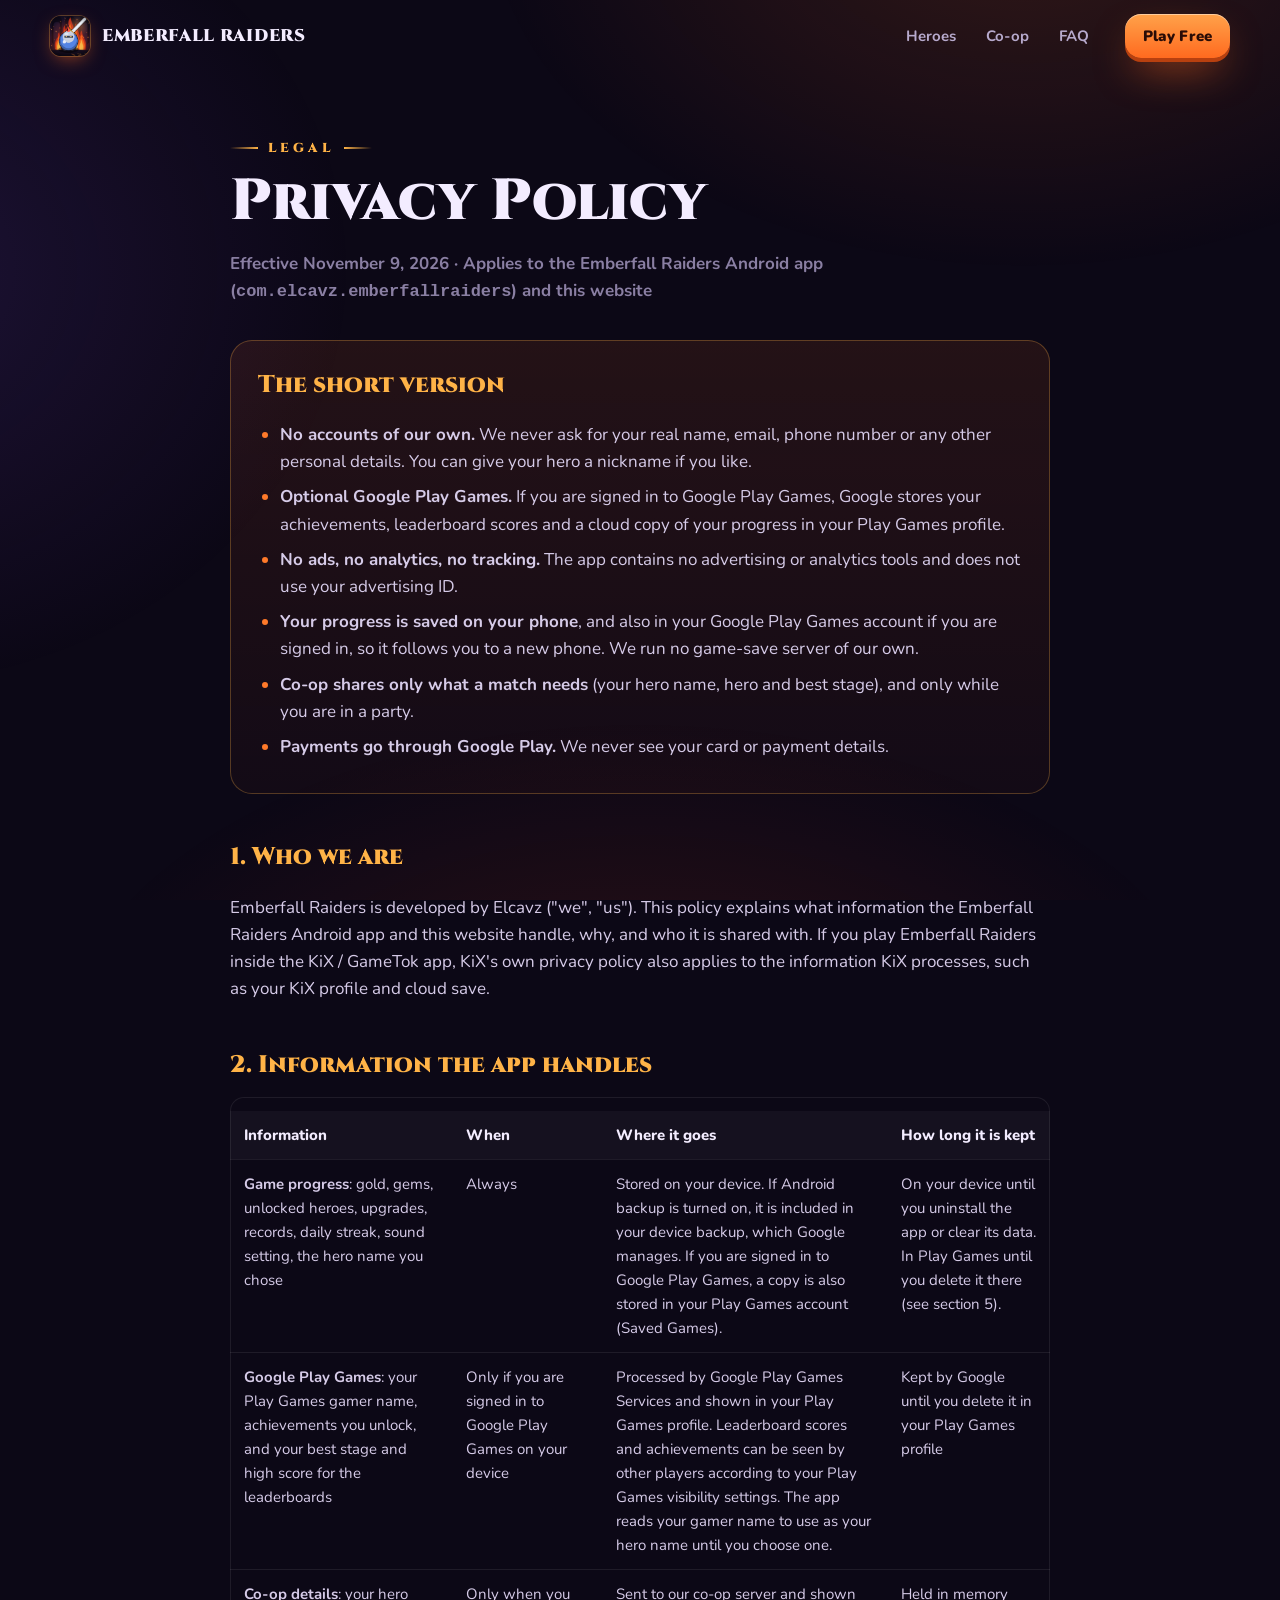
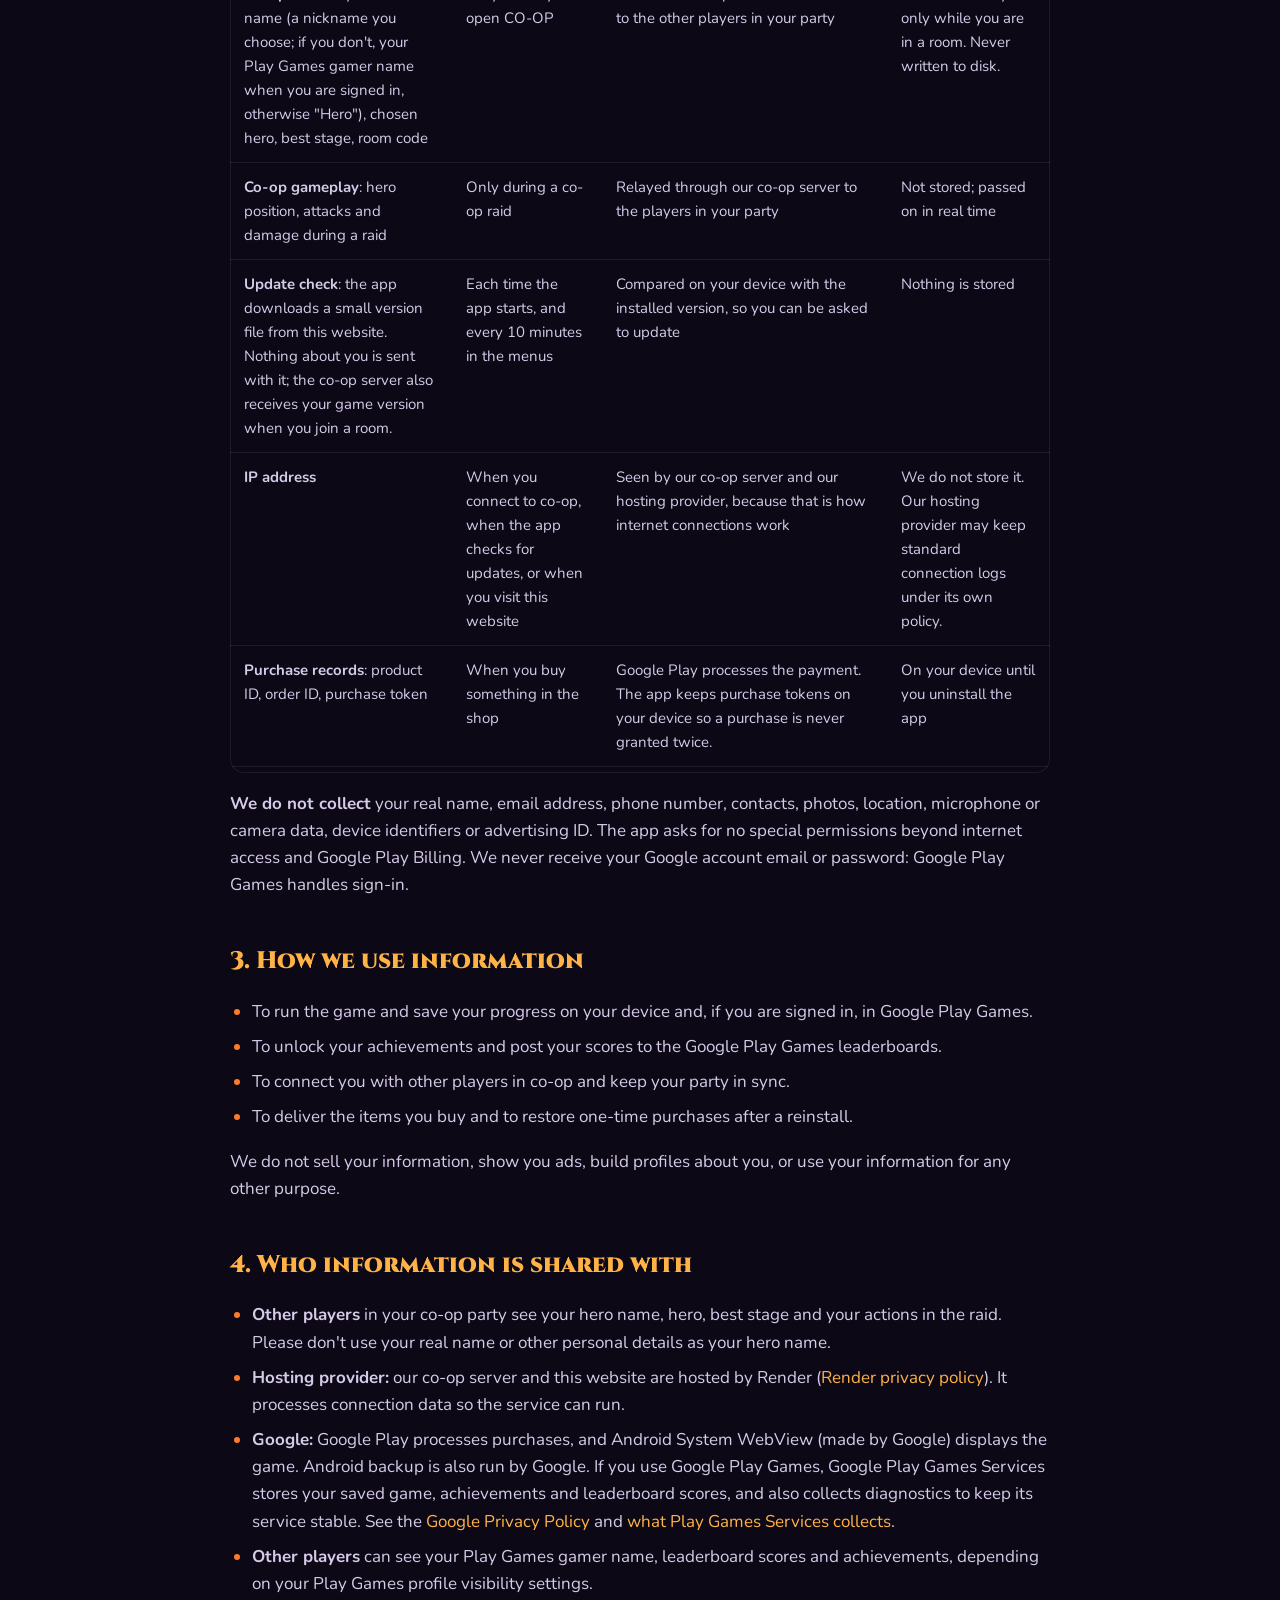
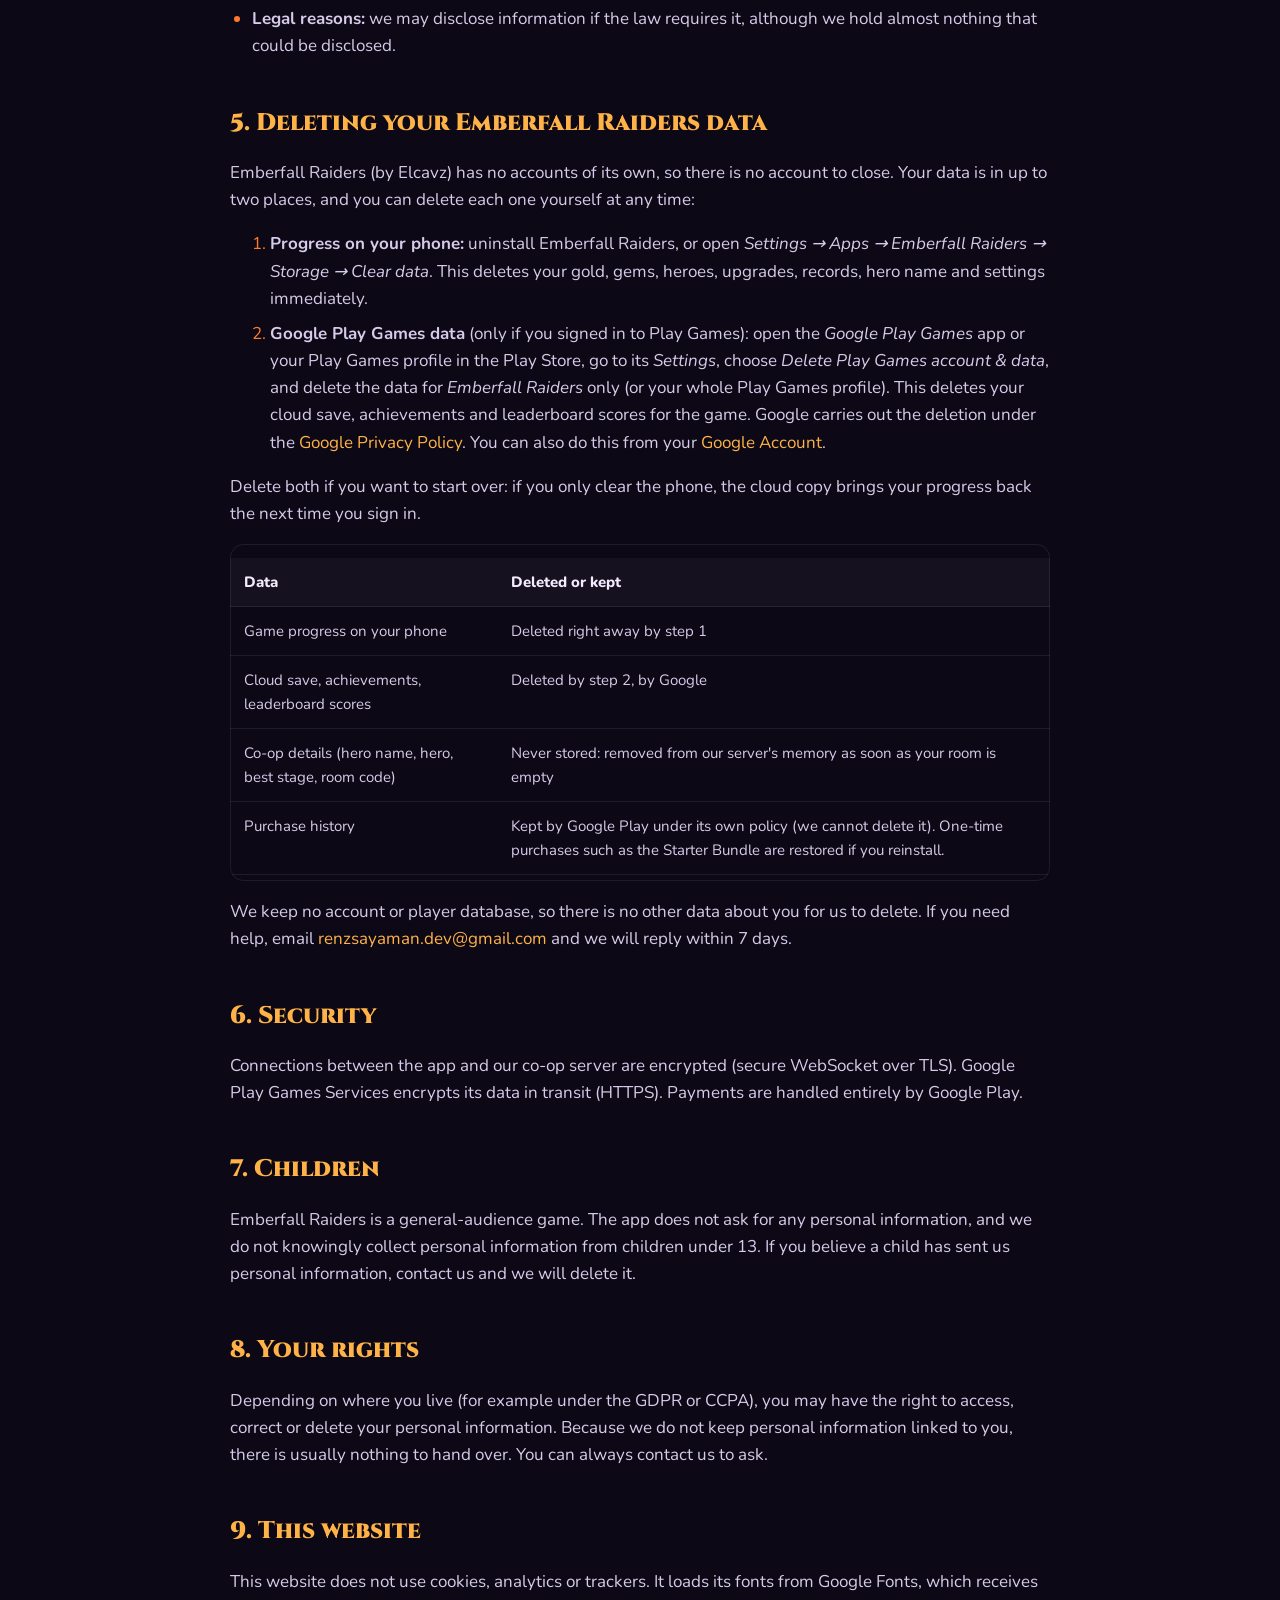
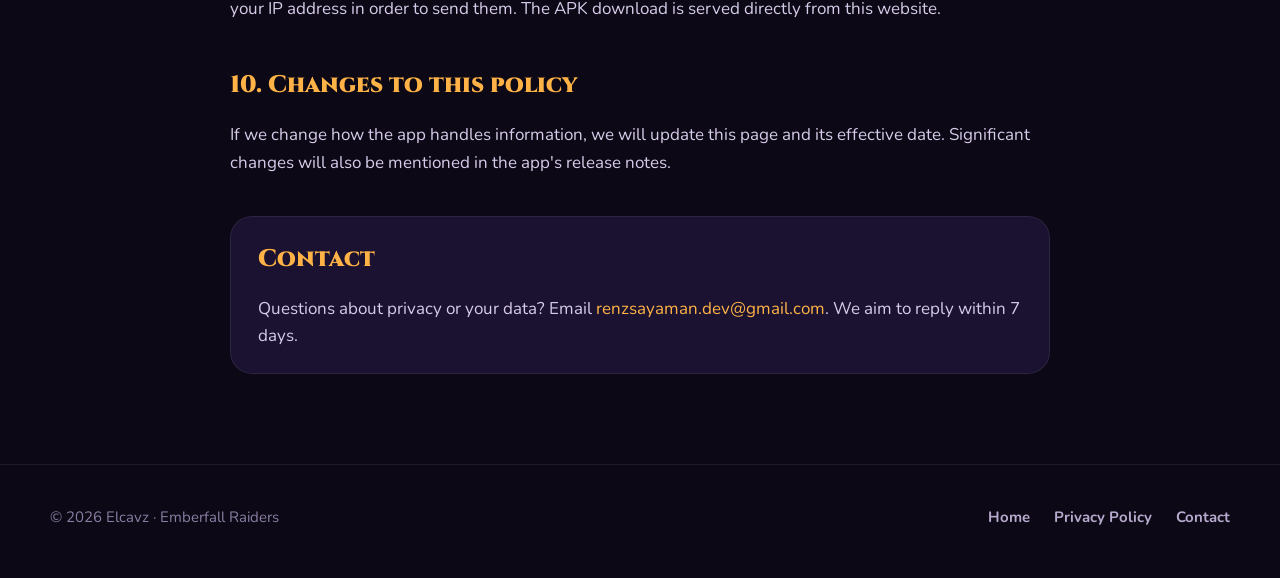
<file: privacy.html>
<!doctype html>
<html lang="en">
<head>
  <meta charset="utf-8">
  <meta name="viewport" content="width=device-width, initial-scale=1, viewport-fit=cover">
  <title>Privacy Policy — Emberfall Raiders</title>
  <meta name="description" content="How the Emberfall Raiders app and website handle your data.">
  <meta name="theme-color" content="#0c0816">
  <link rel="icon" type="image/png" href="assets/img/icon.png">
  <link rel="preconnect" href="https://fonts.googleapis.com">
  <link rel="preconnect" href="https://fonts.gstatic.com" crossorigin>
  <link href="https://fonts.googleapis.com/css2?family=Cinzel:wght@700;900&family=Cinzel+Decorative:wght@900&family=Nunito:wght@400;700;800;900&display=swap" rel="stylesheet">
  <link rel="stylesheet" href="assets/style.css">
</head>
<body>
  <div class="bg-glow" aria-hidden="true"></div>

  <header class="nav scrolled">
    <div class="wrap">
      <a class="brand" href="index.html"><img src="assets/img/icon.png" alt="" width="40" height="40"><span>EMBERFALL RAIDERS</span></a>
      <ul class="nav-links">
        <li><a href="index.html#heroes">Heroes</a></li>
        <li><a href="index.html#coop">Co-op</a></li>
        <li><a href="index.html#faq">FAQ</a></li>
      </ul>
      <a class="btn nav-cta" href="index.html#download">Play Free</a>
      <button class="menu-btn" aria-label="Open menu" aria-expanded="false">
        <svg viewBox="0 0 24 24" fill="none" stroke="currentColor" stroke-width="2.4" stroke-linecap="round"><path d="M4 7h16M4 12h16M4 17h16"/></svg>
      </button>
    </div>
  </header>

  <main class="legal">
    <article class="wrap">
      <span class="eyebrow">Legal</span>
      <h1>Privacy Policy</h1>
      <p class="updated">Effective November 9, 2026 · Applies to the Emberfall Raiders Android app (<code>com.elcavz.emberfallraiders</code>) and this website</p>

      <section class="summary">
        <h2>The short version</h2>
        <ul>
          <li><strong>No accounts of our own.</strong> We never ask for your real name, email, phone number or any other personal details. You can give your hero a nickname if you like.</li>
          <li><strong>Optional Google Play Games.</strong> If you are signed in to Google Play Games, Google stores your achievements, leaderboard scores and a cloud copy of your progress in your Play Games profile.</li>
          <li><strong>No ads, no analytics, no tracking.</strong> The app contains no advertising or analytics tools and does not use your advertising ID.</li>
          <li><strong>Your progress is saved on your phone</strong>, and also in your Google Play Games account if you are signed in, so it follows you to a new phone. We run no game-save server of our own.</li>
          <li><strong>Co-op shares only what a match needs</strong> (your hero name, hero and best stage), and only while you are in a party.</li>
          <li><strong>Payments go through Google Play.</strong> We never see your card or payment details.</li>
        </ul>
      </section>

      <h2>1. Who we are</h2>
      <p>Emberfall Raiders is developed by Elcavz ("we", "us"). This policy explains what information the Emberfall Raiders Android app and this website handle, why, and who it is shared with. If you play Emberfall Raiders inside the KiX / GameTok app, KiX's own privacy policy also applies to the information KiX processes, such as your KiX profile and cloud save.</p>

      <h2>2. Information the app handles</h2>
      <div class="table-wrap">
        <table>
          <thead><tr><th>Information</th><th>When</th><th>Where it goes</th><th>How long it is kept</th></tr></thead>
          <tbody>
            <tr><td><strong>Game progress</strong>: gold, gems, unlocked heroes, upgrades, records, daily streak, sound setting, the hero name you chose</td><td>Always</td><td>Stored on your device. If Android backup is turned on, it is included in your device backup, which Google manages. If you are signed in to Google Play Games, a copy is also stored in your Play Games account (Saved Games).</td><td>On your device until you uninstall the app or clear its data. In Play Games until you delete it there (see section 5).</td></tr>
            <tr><td><strong>Google Play Games</strong>: your Play Games gamer name, achievements you unlock, and your best stage and high score for the leaderboards</td><td>Only if you are signed in to Google Play Games on your device</td><td>Processed by Google Play Games Services and shown in your Play Games profile. Leaderboard scores and achievements can be seen by other players according to your Play Games visibility settings. The app reads your gamer name to use as your hero name until you choose one.</td><td>Kept by Google until you delete it in your Play Games profile</td></tr>
            <tr><td><strong>Co-op details</strong>: your hero name (a nickname you choose; if you don't, your Play Games gamer name when you are signed in, otherwise "Hero"), chosen hero, best stage, room code</td><td>Only when you open CO-OP</td><td>Sent to our co-op server and shown to the other players in your party</td><td>Held in memory only while you are in a room. Never written to disk.</td></tr>
            <tr><td><strong>Co-op gameplay</strong>: hero position, attacks and damage during a raid</td><td>Only during a co-op raid</td><td>Relayed through our co-op server to the players in your party</td><td>Not stored; passed on in real time</td></tr>
            <tr><td><strong>Update check</strong>: the app downloads a small version file from this website. Nothing about you is sent with it; the co-op server also receives your game version when you join a room.</td><td>Each time the app starts, and every 10 minutes in the menus</td><td>Compared on your device with the installed version, so you can be asked to update</td><td>Nothing is stored</td></tr>
            <tr><td><strong>IP address</strong></td><td>When you connect to co-op, when the app checks for updates, or when you visit this website</td><td>Seen by our co-op server and our hosting provider, because that is how internet connections work</td><td>We do not store it. Our hosting provider may keep standard connection logs under its own policy.</td></tr>
            <tr><td><strong>Purchase records</strong>: product ID, order ID, purchase token</td><td>When you buy something in the shop</td><td>Google Play processes the payment. The app keeps purchase tokens on your device so a purchase is never granted twice.</td><td>On your device until you uninstall the app</td></tr>
          </tbody>
        </table>
      </div>
      <p><strong>We do not collect</strong> your real name, email address, phone number, contacts, photos, location, microphone or camera data, device identifiers or advertising ID. The app asks for no special permissions beyond internet access and Google Play Billing. We never receive your Google account email or password: Google Play Games handles sign-in.</p>

      <h2>3. How we use information</h2>
      <ul>
        <li>To run the game and save your progress on your device and, if you are signed in, in Google Play Games.</li>
        <li>To unlock your achievements and post your scores to the Google Play Games leaderboards.</li>
        <li>To connect you with other players in co-op and keep your party in sync.</li>
        <li>To deliver the items you buy and to restore one-time purchases after a reinstall.</li>
      </ul>
      <p>We do not sell your information, show you ads, build profiles about you, or use your information for any other purpose.</p>

      <h2>4. Who information is shared with</h2>
      <ul>
        <li><strong>Other players</strong> in your co-op party see your hero name, hero, best stage and your actions in the raid. Please don't use your real name or other personal details as your hero name.</li>
        <li><strong>Hosting provider:</strong> our co-op server and this website are hosted by Render (<a href="https://render.com/privacy" target="_blank" rel="noopener">Render privacy policy</a>). It processes connection data so the service can run.</li>
        <li><strong>Google:</strong> Google Play processes purchases, and Android System WebView (made by Google) displays the game. Android backup is also run by Google. If you use Google Play Games, Google Play Games Services stores your saved game, achievements and leaderboard scores, and also collects diagnostics to keep its service stable. See the <a href="https://policies.google.com/privacy" target="_blank" rel="noopener">Google Privacy Policy</a> and <a href="https://developer.android.com/games/pgs/data-collection" target="_blank" rel="noopener">what Play Games Services collects</a>.</li>
        <li><strong>Other players</strong> can see your Play Games gamer name, leaderboard scores and achievements, depending on your Play Games profile visibility settings.</li>
        <li><strong>Legal reasons:</strong> we may disclose information if the law requires it, although we hold almost nothing that could be disclosed.</li>
      </ul>

      <h2 id="delete">5. Deleting your Emberfall Raiders data</h2>
      <p>Emberfall Raiders (by Elcavz) has no accounts of its own, so there is no account to close. Your data is in up to two places, and you can delete each one yourself at any time:</p>
      <ol>
        <li><strong>Progress on your phone:</strong> uninstall Emberfall Raiders, or open <em>Settings → Apps → Emberfall Raiders → Storage → Clear data</em>. This deletes your gold, gems, heroes, upgrades, records, hero name and settings immediately.</li>
        <li><strong>Google Play Games data</strong> (only if you signed in to Play Games): open the <em>Google Play Games</em> app or your Play Games profile in the Play Store, go to its <em>Settings</em>, choose <em>Delete Play Games account &amp; data</em>, and delete the data for <em>Emberfall Raiders</em> only (or your whole Play Games profile). This deletes your cloud save, achievements and leaderboard scores for the game. Google carries out the deletion under the <a href="https://policies.google.com/privacy" target="_blank" rel="noopener">Google Privacy Policy</a>. You can also do this from your <a href="https://myaccount.google.com/" target="_blank" rel="noopener">Google Account</a>.</li>
      </ol>
      <p>Delete both if you want to start over: if you only clear the phone, the cloud copy brings your progress back the next time you sign in.</p>
      <div class="table-wrap">
        <table>
          <thead><tr><th>Data</th><th>Deleted or kept</th></tr></thead>
          <tbody>
            <tr><td>Game progress on your phone</td><td>Deleted right away by step 1</td></tr>
            <tr><td>Cloud save, achievements, leaderboard scores</td><td>Deleted by step 2, by Google</td></tr>
            <tr><td>Co-op details (hero name, hero, best stage, room code)</td><td>Never stored: removed from our server's memory as soon as your room is empty</td></tr>
            <tr><td>Purchase history</td><td>Kept by Google Play under its own policy (we cannot delete it). One-time purchases such as the Starter Bundle are restored if you reinstall.</td></tr>
          </tbody>
        </table>
      </div>
      <p>We keep no account or player database, so there is no other data about you for us to delete. If you need help, email <a href="mailto:renzsayaman.dev@gmail.com">renzsayaman.dev@gmail.com</a> and we will reply within 7 days.</p>

      <h2>6. Security</h2>
      <p>Connections between the app and our co-op server are encrypted (secure WebSocket over TLS). Google Play Games Services encrypts its data in transit (HTTPS). Payments are handled entirely by Google Play.</p>

      <h2>7. Children</h2>
      <p>Emberfall Raiders is a general-audience game. The app does not ask for any personal information, and we do not knowingly collect personal information from children under 13. If you believe a child has sent us personal information, contact us and we will delete it.</p>

      <h2>8. Your rights</h2>
      <p>Depending on where you live (for example under the GDPR or CCPA), you may have the right to access, correct or delete your personal information. Because we do not keep personal information linked to you, there is usually nothing to hand over. You can always contact us to ask.</p>

      <h2>9. This website</h2>
      <p>This website does not use cookies, analytics or trackers. It loads its fonts from Google Fonts, which receives your IP address in order to send them. The APK download is served directly from this website.</p>

      <h2>10. Changes to this policy</h2>
      <p>If we change how the app handles information, we will update this page and its effective date. Significant changes will also be mentioned in the app's release notes.</p>

      <div class="contact">
        <h2 style="margin-top:0">Contact</h2>
        <p style="margin-bottom:0">Questions about privacy or your data? Email <a href="mailto:renzsayaman.dev@gmail.com">renzsayaman.dev@gmail.com</a>. We aim to reply within 7 days.</p>
      </div>
    </article>
  </main>

  <footer class="footer">
    <div class="wrap">
      <div>© <span data-year>2026</span> Elcavz · Emberfall Raiders</div>
      <nav aria-label="Footer">
        <a href="index.html">Home</a>
        <a href="privacy.html">Privacy Policy</a>
        <a href="mailto:renzsayaman.dev@gmail.com">Contact</a>
      </nav>
    </div>
  </footer>
  <script src="assets/site.js"></script>
</body>
</html>
</file>
<file: assets/style.css>
/* Emberfall Raiders website */
:root {
  --bg: #0c0816;
  --bg-2: #130d22;
  --panel: #1a1230;
  --panel-2: #221838;
  --line: rgba(255, 255, 255, 0.08);
  --line-2: rgba(255, 179, 71, 0.28);
  --text: #f3ecff;
  --muted: #b7aacd;
  --dim: #8a7fa3;
  --ember: #ff7a2a;
  --ember-2: #ffb347;
  --gold: #ffd36b;
  --flame: linear-gradient(180deg, #fff3c4 0%, #ffb347 45%, #ff5a1f 100%);
  --cta: linear-gradient(180deg, #ffa24a 0%, #ff6a1f 100%);
  --green: #4fd27a;
  --blue: #5aa8ff;
  --violet: #a77bff;
  --radius: 22px;
  --radius-sm: 14px;
  --shadow: 0 30px 80px -30px rgba(0, 0, 0, 0.8);
  --max: 1180px;
  --font-title: 'Cinzel Decorative', 'Cinzel', Georgia, serif;
  --font-head: 'Cinzel', Georgia, serif;
  --font-body: 'Nunito', system-ui, -apple-system, 'Segoe UI', Roboto, sans-serif;
}

*, *::before, *::after { box-sizing: border-box; }
html { scroll-behavior: smooth; scroll-padding-top: 84px; -webkit-text-size-adjust: 100%; }
body {
  margin: 0;
  background: var(--bg);
  color: var(--text);
  font-family: var(--font-body);
  font-size: 17px;
  line-height: 1.6;
  overflow-x: hidden;
  -webkit-font-smoothing: antialiased;
}
img, svg { display: block; max-width: 100%; }
a { color: var(--ember-2); text-decoration: none; }
a:hover { color: var(--gold); }
:focus-visible { outline: 3px solid var(--ember-2); outline-offset: 3px; border-radius: 8px; }
.wrap { width: min(var(--max), 100% - 32px); margin-inline: auto; }
.sr-only { position: absolute; width: 1px; height: 1px; overflow: hidden; clip: rect(0 0 0 0); white-space: nowrap; }

/* ---------- background ---------- */
#embers { position: fixed; inset: 0; width: 100%; height: 100%; z-index: 0; pointer-events: none; }
.bg-glow {
  position: fixed; inset: 0; z-index: 0; pointer-events: none;
  background:
    radial-gradient(900px 600px at 80% -10%, rgba(255, 106, 31, 0.16), transparent 60%),
    radial-gradient(800px 700px at -10% 30%, rgba(122, 70, 220, 0.16), transparent 60%),
    radial-gradient(1000px 600px at 50% 120%, rgba(255, 74, 26, 0.14), transparent 60%);
}
main, header, footer { position: relative; z-index: 1; }

/* ---------- nav ---------- */
.nav {
  position: fixed; top: 0; left: 0; right: 0; z-index: 50;
  transition: background 0.3s, box-shadow 0.3s, backdrop-filter 0.3s;
}
.nav.scrolled { background: rgba(12, 8, 22, 0.78); backdrop-filter: blur(14px); box-shadow: 0 1px 0 var(--line); }
.nav .wrap { display: flex; align-items: center; gap: 24px; height: 72px; }
.brand { display: flex; align-items: center; gap: 12px; color: var(--text); font-family: var(--font-head); font-weight: 900; letter-spacing: 0.04em; }
.brand img { width: 40px; height: 40px; border-radius: 11px; box-shadow: 0 0 0 1px var(--line-2), 0 6px 20px -6px rgba(255, 106, 31, 0.7); }
.brand span { font-size: 17px; }
.nav-links { display: flex; gap: 6px; margin-left: auto; list-style: none; padding: 0; margin-block: 0; }
.nav-links a { color: var(--muted); font-weight: 700; font-size: 15px; padding: 8px 12px; border-radius: 10px; }
.nav-links a:hover { color: var(--text); background: rgba(255, 255, 255, 0.05); }
.nav .btn { padding: 10px 18px; font-size: 15px; }
.menu-btn { display: none; margin-left: auto; background: none; border: 0; color: var(--text); width: 44px; height: 44px; border-radius: 12px; cursor: pointer; }
.menu-btn svg { width: 26px; height: 26px; margin: auto; }

/* ---------- buttons ---------- */
.btn {
  display: inline-flex; align-items: center; justify-content: center; gap: 10px;
  font-family: var(--font-body); font-weight: 900; font-size: 17px; letter-spacing: 0.01em;
  padding: 15px 26px; border-radius: 16px; border: 0; cursor: pointer; color: #2a0c06;
  background: var(--cta);
  box-shadow: 0 4px 0 #b8400f, 0 18px 40px -12px rgba(255, 106, 31, 0.75), inset 0 1px 0 rgba(255, 255, 255, 0.45);
  transition: transform 0.15s, box-shadow 0.15s, filter 0.15s;
}
.btn:hover { color: #2a0c06; transform: translateY(-2px); filter: brightness(1.06); }
.btn:active { transform: translateY(2px); box-shadow: 0 1px 0 #b8400f, 0 10px 24px -12px rgba(255, 106, 31, 0.75); }
.btn-ghost {
  color: var(--text); background: rgba(255, 255, 255, 0.06);
  box-shadow: inset 0 0 0 1.5px rgba(255, 255, 255, 0.16);
}
.btn-ghost:hover { color: var(--text); background: rgba(255, 255, 255, 0.1); }
.btn-ghost:active { box-shadow: inset 0 0 0 1.5px rgba(255, 255, 255, 0.16); }
.btn svg { width: 22px; height: 22px; flex: none; }

.play-badge {
  display: inline-flex; align-items: center; gap: 12px; padding: 10px 22px 10px 16px;
  background: #000; color: #fff; border-radius: 14px; box-shadow: inset 0 0 0 1.5px #a6a6a6;
  transition: transform 0.15s, box-shadow 0.15s;
}
.play-badge:hover { color: #fff; transform: translateY(-2px); box-shadow: inset 0 0 0 1.5px #fff, 0 16px 40px -14px rgba(90, 168, 255, 0.6); }
.play-badge svg { width: 30px; height: 30px; }
.play-badge small { display: block; font-size: 11px; letter-spacing: 0.08em; text-transform: uppercase; opacity: 0.85; line-height: 1.1; }
.play-badge b { display: block; font-size: 21px; line-height: 1.15; font-weight: 700; font-family: 'Nunito', sans-serif; }

/* ---------- headings ---------- */
.eyebrow {
  display: inline-flex; align-items: center; gap: 10px;
  font-family: var(--font-head); font-weight: 900; font-size: 13px; letter-spacing: 0.32em; text-transform: uppercase;
  color: var(--ember-2);
}
.eyebrow::before, .eyebrow::after { content: ''; width: 28px; height: 2px; background: linear-gradient(90deg, transparent, var(--ember-2)); }
.eyebrow::after { transform: scaleX(-1); }
.section { padding: 120px 0; position: relative; }
.section-head { text-align: center; max-width: 760px; margin: 0 auto 56px; }
.section-head h2 {
  font-family: var(--font-head); font-weight: 900; font-size: clamp(34px, 5vw, 56px); line-height: 1.08;
  margin: 14px 0 16px; letter-spacing: 0.01em;
}
.section-head p { color: var(--muted); font-size: 19px; margin: 0; }
.fire-text { background: var(--flame); -webkit-background-clip: text; background-clip: text; color: transparent; }

/* ---------- hero ---------- */
.hero { position: relative; min-height: 100vh; min-height: 100svh; display: flex; align-items: center; padding: 110px 0 70px; overflow: hidden; }
.hero .wrap { display: grid; grid-template-columns: 1.1fr 0.9fr; gap: 40px; align-items: center; }
.hero h1 { margin: 18px 0 6px; line-height: 0.95; }
.hero h1 .t1 {
  display: block; font-family: var(--font-title); font-weight: 900; font-size: clamp(54px, 9vw, 118px);
  background: var(--flame); -webkit-background-clip: text; background-clip: text; color: transparent;
  filter: drop-shadow(0 6px 0 #3a0e04) drop-shadow(0 0 30px rgba(255, 106, 31, 0.45));
  letter-spacing: 0.01em;
}
.hero h1 .t2 {
  display: flex; align-items: center; gap: 18px; margin-top: 12px;
  font-family: var(--font-head); font-weight: 900; font-size: clamp(22px, 3.4vw, 40px); letter-spacing: 0.42em; color: #ffe6c0;
}
.hero h1 .t2::before, .hero h1 .t2::after { content: ''; height: 2px; width: 54px; background: var(--ember-2); }
.hero .lead { font-size: clamp(18px, 2vw, 21px); color: var(--muted); max-width: 560px; margin: 22px 0 32px; }
.hero .lead strong { color: var(--text); }
.cta-row { display: flex; flex-wrap: wrap; gap: 14px; align-items: center; }
.meta-row { display: flex; flex-wrap: wrap; gap: 8px 22px; margin-top: 26px; color: var(--dim); font-size: 15px; font-weight: 700; }
.meta-row span { display: inline-flex; align-items: center; gap: 8px; }
.meta-row span::before { content: ''; width: 7px; height: 7px; border-radius: 50%; background: var(--ember); box-shadow: 0 0 10px var(--ember); }

.stage { position: relative; height: min(680px, 80vh); display: grid; place-items: center; }
.stage .halo {
  position: absolute; width: 120%; aspect-ratio: 1; border-radius: 50%;
  background: radial-gradient(circle, rgba(255, 106, 31, 0.42) 0%, rgba(255, 74, 26, 0.12) 38%, transparent 64%);
  animation: pulse 6s ease-in-out infinite;
}
.phone {
  position: relative; width: min(300px, 70vw); aspect-ratio: 1080 / 2424; border-radius: 42px; padding: 11px;
  background: linear-gradient(160deg, #3a2c58, #120a1e 60%);
  box-shadow: 0 0 0 1.5px rgba(255, 255, 255, 0.12), 0 50px 120px -30px rgba(0, 0, 0, 0.9), 0 0 80px -20px rgba(255, 106, 31, 0.6);
  transform: rotate(-4deg);
  animation: float 7s ease-in-out infinite;
  z-index: 2;
}
/* (no camera hole: it would cover the game HUD in the screenshots) */
.phone .screen { position: relative; width: 100%; height: 100%; border-radius: 32px; overflow: hidden; background: #0c0a14; }
.phone .screen img { position: absolute; inset: 0; width: 100%; height: 100%; object-fit: cover; opacity: 0; transition: opacity 1s ease; }
.phone .screen img.on { opacity: 1; }
.float-sprite { position: absolute; z-index: 3; filter: drop-shadow(0 16px 24px rgba(0, 0, 0, 0.6)); transition: transform 0.2s ease-out; }
.float-sprite svg { width: 100%; height: 100%; overflow: visible; }
.fs-drake { width: 340px; height: 340px; top: -12%; right: -40%; z-index: 1; animation: hover 6s ease-in-out infinite; }
.fs-knight { width: 170px; height: 170px; bottom: 4%; left: -6%; animation: bob 3.2s ease-in-out infinite; }
.fs-mage { width: 128px; height: 128px; bottom: 30%; right: -8%; animation: bob 3.6s ease-in-out infinite 0.4s; }
.fs-ranger { width: 120px; height: 120px; top: 14%; left: -4%; animation: bob 3.4s ease-in-out infinite 0.8s; }
.fs-cleric { width: 112px; height: 112px; top: 2%; right: -2%; z-index: 2; animation: bob 3.8s ease-in-out infinite 1.2s; }
.scroll-hint { position: absolute; left: 50%; bottom: 22px; transform: translateX(-50%); color: var(--dim); font-size: 12px; letter-spacing: 0.3em; text-transform: uppercase; display: flex; flex-direction: column; align-items: center; gap: 8px; }
.scroll-hint i { width: 22px; height: 36px; border-radius: 12px; border: 2px solid var(--dim); position: relative; }
.scroll-hint i::after { content: ''; position: absolute; left: 50%; top: 7px; width: 4px; height: 8px; margin-left: -2px; border-radius: 2px; background: var(--ember-2); animation: wheel 1.8s ease-in-out infinite; }

/* ---------- stats band ---------- */
.stats { border-block: 1px solid var(--line); background: linear-gradient(180deg, rgba(255, 106, 31, 0.06), transparent); }
.stats ul { list-style: none; margin: 0; padding: 30px 0; display: grid; grid-template-columns: repeat(6, 1fr); gap: 16px; }
.stats li { text-align: center; }
.stats b { display: block; font-family: var(--font-head); font-weight: 900; font-size: clamp(30px, 4vw, 46px); line-height: 1.1; background: var(--flame); -webkit-background-clip: text; background-clip: text; color: transparent; }
.stats span { color: var(--muted); font-weight: 800; font-size: 14px; letter-spacing: 0.12em; text-transform: uppercase; }

/* ---------- heroes ---------- */
.hero-grid { display: grid; grid-template-columns: repeat(3, 1fr); gap: 24px; }
.hero-card {
  --c: #5484e4;
  position: relative; border-radius: var(--radius); padding: 28px 26px 26px; overflow: hidden;
  background: linear-gradient(180deg, color-mix(in srgb, var(--c) 18%, var(--panel)) 0%, var(--panel) 46%);
  box-shadow: inset 0 0 0 1px color-mix(in srgb, var(--c) 40%, transparent), var(--shadow);
  transition: transform 0.35s cubic-bezier(.2, .8, .2, 1), box-shadow 0.35s;
}
.hero-card:hover { transform: translateY(-8px); box-shadow: inset 0 0 0 1.5px color-mix(in srgb, var(--c) 75%, transparent), 0 40px 90px -30px color-mix(in srgb, var(--c) 60%, #000); }
.hero-card .portrait { position: relative; height: 210px; display: grid; place-items: center; margin: -6px 0 6px; }
.hero-card .portrait::before {
  content: ''; position: absolute; width: 190px; height: 190px; border-radius: 50%;
  background: radial-gradient(circle, color-mix(in srgb, var(--c) 55%, transparent) 0%, transparent 68%);
}
.hero-card .portrait::after { content: ''; position: absolute; bottom: 18px; width: 170px; height: 30px; border-radius: 50%; background: radial-gradient(closest-side, rgba(0, 0, 0, 0.55), transparent); }
.hero-card .portrait [data-sprite] { position: relative; width: 190px; height: 190px; z-index: 1; animation: bob 3.4s ease-in-out infinite; }
.hero-card .portrait svg { width: 100%; height: 100%; overflow: visible; }
.hero-card h3 { font-family: var(--font-head); font-weight: 900; font-size: 30px; margin: 0; letter-spacing: 0.04em; }
.hero-card .role { color: color-mix(in srgb, var(--c) 70%, #fff); font-weight: 800; font-size: 14px; letter-spacing: 0.16em; text-transform: uppercase; }
.hero-card p { color: var(--muted); margin: 10px 0 18px; }
.bars { display: grid; gap: 10px; margin-bottom: 20px; }
.bar { display: grid; grid-template-columns: 70px 1fr 42px; align-items: center; gap: 10px; font-size: 13px; font-weight: 800; color: var(--dim); letter-spacing: 0.08em; }
.bar i { height: 8px; border-radius: 6px; background: rgba(255, 255, 255, 0.07); overflow: hidden; position: relative; }
.bar i::after {
  content: ''; position: absolute; inset: 0; width: var(--v); border-radius: inherit;
  background: linear-gradient(90deg, color-mix(in srgb, var(--c) 70%, #fff), var(--c));
  transform-origin: left; transform: scaleX(0); transition: transform 1.2s cubic-bezier(.2, .8, .2, 1) 0.2s;
}
.in .bar i::after { transform: scaleX(1); }
.bar em { font-style: normal; color: var(--text); text-align: right; }
.skill {
  display: flex; gap: 14px; align-items: center; padding: 14px 16px; border-radius: var(--radius-sm);
  background: rgba(0, 0, 0, 0.25); box-shadow: inset 0 0 0 1px var(--line);
}
.skill .ico { width: 44px; height: 44px; border-radius: 50%; flex: none; display: grid; place-items: center; background: var(--c); box-shadow: 0 0 20px -2px var(--c); }
.skill .ico svg { width: 24px; height: 24px; color: #fff; }
.skill b { display: block; font-size: 16px; }
.skill span { color: var(--muted); font-size: 14px; }
.passive { margin: -6px 0 16px; padding: 8px 12px; border-radius: 10px; font-size: 14px; color: var(--muted); background: color-mix(in srgb, var(--c) 12%, transparent); box-shadow: inset 0 0 0 1px color-mix(in srgb, var(--c) 35%, transparent); }
.passive b { color: color-mix(in srgb, var(--c) 65%, #fff); margin-right: 4px; }
.skills { display: grid; gap: 8px; }
.skills .skill { padding: 10px 14px; }
.skills .skill .ico { width: 38px; height: 38px; }
.skills .skill .ico svg { width: 20px; height: 20px; }
.skill.ult { box-shadow: inset 0 0 0 1.5px color-mix(in srgb, var(--gold) 55%, transparent); background: linear-gradient(90deg, rgba(255, 211, 107, 0.08), rgba(0, 0, 0, 0.25)); }
.ult-tag { font-style: normal; font-size: 11px; font-weight: 900; letter-spacing: 0.1em; color: #1a1230; background: var(--gold); padding: 1px 6px; border-radius: 6px; margin-left: 4px; vertical-align: 2px; }
.news { display: grid; grid-template-columns: repeat(3, 1fr); gap: 18px; }
.new-item { padding: 22px; border-radius: var(--radius); background: var(--panel); box-shadow: inset 0 0 0 1px color-mix(in srgb, var(--c) 40%, transparent); border-top: 3px solid var(--c); }
.new-item b { display: block; font-size: 18px; margin-bottom: 6px; color: color-mix(in srgb, var(--c) 60%, #fff); }
.new-item span { color: var(--muted); font-size: 15px; }
.unlock { margin-top: 16px; font-size: 14px; font-weight: 800; color: var(--dim); display: flex; gap: 8px; align-items: center; flex-wrap: wrap; }
.unlock .tag { padding: 4px 10px; border-radius: 99px; background: rgba(255, 255, 255, 0.06); color: var(--text); }
.unlock .tag.free { background: rgba(79, 210, 122, 0.15); color: var(--green); }

/* ---------- realms ---------- */
.realm-list { display: grid; gap: 22px; }
.realm {
  --floor: #24322a; --wall: #4e6e4c; --accent: #6eaa5f;
  position: relative; display: grid; grid-template-columns: 300px 1fr 260px; gap: 28px; align-items: center;
  padding: 28px 30px; border-radius: var(--radius); overflow: hidden;
  background:
    repeating-conic-gradient(from 0deg, color-mix(in srgb, var(--floor) 100%, #fff 4%) 0 25%, var(--floor) 0 50%) 0 0 / 64px 64px;
  box-shadow: inset 0 0 0 1px color-mix(in srgb, var(--accent) 35%, transparent), var(--shadow);
}
.realm::before { content: ''; position: absolute; inset: 0; background: linear-gradient(90deg, rgba(12, 8, 22, 0.92) 0%, rgba(12, 8, 22, 0.55) 45%, rgba(12, 8, 22, 0.25) 100%); }
.realm > * { position: relative; }
.realm .num { font-family: var(--font-head); font-weight: 900; color: var(--accent); font-size: 14px; letter-spacing: 0.24em; text-transform: uppercase; }
.realm h3 { font-family: var(--font-head); font-weight: 900; font-size: 32px; margin: 4px 0 6px; }
.realm p { color: var(--muted); margin: 0; font-size: 16px; }
.roster { display: flex; flex-wrap: wrap; gap: 6px 4px; justify-content: center; }
.mob { width: 104px; text-align: center; font-size: 13px; font-weight: 800; color: var(--muted); }
.mob [data-sprite] { display: block; width: 78px; height: 78px; margin: 0 auto 2px; animation: bob 3s ease-in-out infinite; }
.mob:nth-child(2) [data-sprite] { animation-delay: 0.3s; }
.mob:nth-child(3) [data-sprite] { animation-delay: 0.6s; }
.mob:nth-child(4) [data-sprite] { animation-delay: 0.9s; }
.realm-boss { text-align: center; padding: 14px; border-radius: var(--radius-sm); background: rgba(0, 0, 0, 0.35); box-shadow: inset 0 0 0 1px color-mix(in srgb, var(--accent) 50%, transparent); }
.realm-boss [data-sprite] { display: block; width: 130px; height: 130px; margin: -10px auto 0; animation: hover 5s ease-in-out infinite; }
.realm-boss small { display: block; color: var(--accent); font-weight: 900; font-size: 12px; letter-spacing: 0.2em; text-transform: uppercase; }
.realm-boss b { font-family: var(--font-head); font-size: 20px; }
.realm-note { text-align: center; color: var(--dim); margin-top: 26px; font-weight: 700; }

/* ---------- bosses ---------- */
.boss-grid { display: grid; grid-template-columns: repeat(3, 1fr); gap: 24px; }
.boss {
  --c: #5ad76e;
  position: relative; border-radius: var(--radius); padding: 0 26px 28px; overflow: hidden;
  background: radial-gradient(120% 60% at 50% 0%, color-mix(in srgb, var(--c) 30%, transparent), transparent 70%), var(--panel);
  box-shadow: inset 0 0 0 1px color-mix(in srgb, var(--c) 40%, transparent), var(--shadow);
}
.boss .art { height: 250px; display: grid; place-items: center; }
.boss .art [data-sprite] { width: 230px; height: 230px; animation: hover 5s ease-in-out infinite; }
.boss .art svg { overflow: visible; }
.boss .stage-tag { position: absolute; top: 18px; right: 18px; font-weight: 900; font-size: 12px; letter-spacing: 0.16em; text-transform: uppercase; padding: 6px 12px; border-radius: 99px; background: rgba(0, 0, 0, 0.45); color: color-mix(in srgb, var(--c) 70%, #fff); }
.boss h3 { font-family: var(--font-head); font-weight: 900; font-size: 28px; margin: 0 0 12px; }
.hpbar { height: 14px; border-radius: 8px; background: rgba(0, 0, 0, 0.45); box-shadow: inset 0 0 0 1px rgba(255, 255, 255, 0.08); overflow: hidden; margin-bottom: 6px; }
.hpbar i { display: block; height: 100%; width: var(--v); background: linear-gradient(90deg, #ff4a4a, #ff8a3a); border-radius: inherit; box-shadow: 0 0 14px rgba(255, 74, 74, 0.6); }
.boss .nums { display: flex; justify-content: space-between; font-size: 13px; font-weight: 800; color: var(--dim); margin-bottom: 16px; }
.boss .nums b { color: var(--text); }
.boss ul { margin: 0; padding: 0; list-style: none; display: grid; gap: 10px; }
.boss li { display: flex; gap: 10px; color: var(--muted); font-size: 15px; }
.boss li::before { content: ''; flex: none; width: 8px; height: 8px; margin-top: 9px; transform: rotate(45deg); background: var(--c); box-shadow: 0 0 10px var(--c); }

/* ---------- progression ---------- */
.prog { display: grid; grid-template-columns: 1.15fr 0.85fr; gap: 24px; }
.panel { border-radius: var(--radius); padding: 30px; background: var(--panel); box-shadow: inset 0 0 0 1px var(--line), var(--shadow); }
.panel h3 { font-family: var(--font-head); font-weight: 900; font-size: 24px; margin: 0 0 6px; }
.panel > p { color: var(--muted); margin: 0 0 22px; }
.perks { display: grid; grid-template-columns: repeat(2, 1fr); gap: 10px; }
.perk { display: flex; align-items: center; gap: 12px; padding: 12px 14px; border-radius: var(--radius-sm); background: rgba(0, 0, 0, 0.22); box-shadow: inset 0 0 0 1px color-mix(in srgb, var(--c) 35%, transparent); transition: transform 0.2s, background 0.2s; }
.perk:hover { transform: translateY(-2px); background: color-mix(in srgb, var(--c) 10%, rgba(0, 0, 0, 0.22)); }
.perk .star { width: 34px; height: 34px; flex: none; border-radius: 50%; display: grid; place-items: center; background: color-mix(in srgb, var(--c) 30%, #1a1230); }
.perk .star svg { width: 18px; height: 18px; color: var(--c); }
.perk b { display: block; font-size: 15px; line-height: 1.2; }
.perk span { font-size: 13px; color: var(--muted); }
.perk em { margin-left: auto; font-style: normal; font-weight: 900; font-size: 12px; color: var(--c); white-space: nowrap; }
.upgrades { display: grid; gap: 10px; margin-bottom: 28px; }
.upg { display: grid; grid-template-columns: 1fr auto; gap: 2px 12px; padding: 12px 16px; border-radius: var(--radius-sm); background: rgba(0, 0, 0, 0.22); box-shadow: inset 0 0 0 1px var(--line); }
.upg b { font-size: 16px; }
.upg span { color: var(--muted); font-size: 14px; }
.upg em { grid-row: span 2; align-self: center; font-style: normal; font-weight: 900; font-size: 13px; color: var(--gold); background: rgba(255, 211, 107, 0.1); padding: 6px 10px; border-radius: 10px; }
.daily { display: grid; grid-template-columns: repeat(7, 1fr); gap: 6px; }
.day { text-align: center; padding: 10px 2px; border-radius: 12px; background: rgba(0, 0, 0, 0.25); box-shadow: inset 0 0 0 1px var(--line); font-size: 12px; font-weight: 800; color: var(--muted); }
.day svg { width: 22px; height: 22px; margin: 4px auto; }
.day b { display: block; color: var(--text); font-size: 13px; }
.day.big { box-shadow: inset 0 0 0 1.5px var(--gold); background: rgba(255, 211, 107, 0.1); }

/* ---------- co-op ---------- */
.coop { display: grid; grid-template-columns: 1fr 1fr; gap: 56px; align-items: center; }
.steps { list-style: none; padding: 0; margin: 28px 0 0; display: grid; gap: 16px; counter-reset: s; }
.steps li { display: grid; grid-template-columns: 48px 1fr; gap: 16px; align-items: start; }
.steps li::before {
  counter-increment: s; content: counter(s);
  width: 48px; height: 48px; border-radius: 14px; display: grid; place-items: center;
  font-family: var(--font-head); font-weight: 900; font-size: 22px; color: #2a0c06; background: var(--cta);
  box-shadow: 0 10px 24px -10px rgba(255, 106, 31, 0.9);
}
.steps b { display: block; font-size: 18px; }
.steps span { color: var(--muted); }
.lobby {
  border-radius: 28px; padding: 26px; background: linear-gradient(180deg, #221838, #160f28);
  box-shadow: inset 0 0 0 1px rgba(79, 210, 122, 0.3), 0 40px 100px -30px rgba(79, 210, 122, 0.35), var(--shadow);
}
.lobby h3 { text-align: center; font-family: var(--font-body); font-weight: 900; font-size: 28px; color: #6ce6a0; margin: 0; letter-spacing: 0.02em; }
.lobby .sub { text-align: center; color: var(--gold); font-weight: 800; margin-bottom: 18px; font-size: 15px; }
.code { display: flex; justify-content: center; gap: 8px; margin: 0 0 20px; }
.code span {
  width: 54px; height: 66px; border-radius: 14px; display: grid; place-items: center;
  font-family: var(--font-body); font-weight: 900; font-size: 36px; color: var(--text);
  background: #0f0a1c; box-shadow: inset 0 0 0 1.5px rgba(255, 211, 107, 0.4), 0 0 24px -8px rgba(255, 211, 107, 0.6);
}
.party { display: grid; gap: 10px; }
.member { display: flex; align-items: center; gap: 12px; padding: 10px 14px; border-radius: 14px; background: rgba(255, 255, 255, 0.04); box-shadow: inset 0 0 0 1px var(--line); min-height: 64px; }
.member [data-sprite] { width: 68px; height: 68px; margin: -10px -6px -10px -10px; flex: none; }
.member b { display: block; font-size: 16px; }
.member span { color: var(--muted); font-size: 13px; }
.member .crown { margin-left: auto; color: var(--gold); font-weight: 900; font-size: 11px; letter-spacing: 0.12em; }
.member.wait { justify-content: center; color: var(--dim); font-weight: 700; font-size: 14px; }
.member.join { animation: joinIn 0.6s cubic-bezier(.2, .9, .3, 1.3) both; }
.lobby .btn { width: 100%; margin-top: 18px; background: linear-gradient(180deg, #5fe08a, #2fa85a); color: #062a14; box-shadow: 0 4px 0 #1d7a3e, 0 18px 40px -14px rgba(79, 210, 122, 0.8), inset 0 1px 0 rgba(255, 255, 255, 0.45); }
.coop-facts { display: flex; flex-wrap: wrap; gap: 10px; margin-top: 26px; }
.chip { padding: 8px 14px; border-radius: 99px; background: rgba(255, 255, 255, 0.05); box-shadow: inset 0 0 0 1px var(--line); font-weight: 800; font-size: 14px; color: var(--muted); }

/* ---------- gallery ---------- */
.gallery { display: flex; gap: 22px; overflow-x: auto; scroll-snap-type: x mandatory; padding: 10px max(16px, calc((100vw - var(--max)) / 2)) 30px; scrollbar-width: none; }
.gallery::-webkit-scrollbar { display: none; }
.shot { flex: none; width: 236px; scroll-snap-align: center; text-align: center; cursor: zoom-in; background: none; border: 0; padding: 0; color: inherit; font: inherit; }
.shot .frame { border-radius: 30px; padding: 8px; background: linear-gradient(160deg, #3a2c58, #120a1e 60%); box-shadow: 0 0 0 1px rgba(255, 255, 255, 0.1), 0 30px 60px -24px rgba(0, 0, 0, 0.9); transition: transform 0.35s cubic-bezier(.2, .8, .2, 1), box-shadow 0.35s; }
.shot:hover .frame { transform: translateY(-10px) rotate(-1deg); box-shadow: 0 0 0 1.5px rgba(255, 179, 71, 0.5), 0 40px 70px -24px rgba(255, 106, 31, 0.5); }
.shot img { border-radius: 23px; aspect-ratio: 1080 / 2424; width: 100%; object-fit: cover; }
.shot figcaption { margin-top: 14px; font-weight: 800; color: var(--muted); font-size: 15px; }
.gallery-nav { display: flex; justify-content: center; gap: 12px; margin-top: 6px; }
.gallery-nav button { width: 48px; height: 48px; border-radius: 50%; border: 0; cursor: pointer; color: var(--text); background: rgba(255, 255, 255, 0.06); box-shadow: inset 0 0 0 1px var(--line); }
.gallery-nav button:hover { background: rgba(255, 255, 255, 0.12); }
.gallery-nav svg { width: 22px; height: 22px; margin: auto; }
.lightbox { position: fixed; inset: 0; z-index: 100; display: none; place-items: center; background: rgba(6, 4, 12, 0.9); backdrop-filter: blur(8px); padding: 24px; cursor: zoom-out; }
.lightbox.open { display: grid; animation: fadeIn 0.25s ease; }
.lightbox img { max-height: 90vh; width: auto; border-radius: 26px; box-shadow: 0 0 0 1px rgba(255, 255, 255, 0.12), 0 40px 120px rgba(0, 0, 0, 0.8); }

/* ---------- how to play ---------- */
.controls { display: grid; grid-template-columns: repeat(4, 1fr); gap: 18px; }
.ctrl { padding: 26px 22px; border-radius: var(--radius); background: var(--panel); box-shadow: inset 0 0 0 1px var(--line); }
.ctrl .ico { width: 56px; height: 56px; border-radius: 18px; display: grid; place-items: center; margin-bottom: 16px; background: color-mix(in srgb, var(--c) 22%, transparent); color: var(--c); box-shadow: inset 0 0 0 1px color-mix(in srgb, var(--c) 45%, transparent); }
.ctrl .ico svg { width: 28px; height: 28px; }
.ctrl h3 { margin: 0 0 6px; font-size: 19px; }
.ctrl p { margin: 0; color: var(--muted); font-size: 15px; }
.ctrl kbd { display: inline-block; font-family: var(--font-body); font-weight: 800; font-size: 12px; padding: 1px 7px; border-radius: 6px; background: rgba(255, 255, 255, 0.08); box-shadow: inset 0 -2px 0 rgba(255, 255, 255, 0.1); color: var(--text); }
.tips { margin-top: 22px; display: grid; grid-template-columns: repeat(3, 1fr); gap: 18px; }
.tip { padding: 18px 20px; border-radius: var(--radius-sm); background: rgba(255, 179, 71, 0.06); box-shadow: inset 0 0 0 1px var(--line-2); color: var(--muted); font-size: 15px; }
.tip b { color: var(--gold); }

/* ---------- FAQ ---------- */
.faq { max-width: 860px; margin: 0 auto; display: grid; gap: 12px; }
.faq details { border-radius: var(--radius-sm); background: var(--panel); box-shadow: inset 0 0 0 1px var(--line); transition: box-shadow 0.2s; }
.faq details[open] { box-shadow: inset 0 0 0 1px var(--line-2); }
.faq summary { list-style: none; cursor: pointer; padding: 20px 24px; font-weight: 800; font-size: 18px; display: flex; justify-content: space-between; gap: 16px; align-items: center; }
.faq summary::-webkit-details-marker { display: none; }
.faq summary::after { content: '+'; flex: none; width: 30px; height: 30px; border-radius: 50%; display: grid; place-items: center; background: rgba(255, 255, 255, 0.06); color: var(--ember-2); font-size: 22px; transition: transform 0.25s; }
.faq details[open] summary::after { transform: rotate(45deg); }
.faq details p { margin: 0; padding: 0 24px 22px; color: var(--muted); }

/* ---------- download ---------- */
.download {
  position: relative; overflow: hidden; text-align: center; border-radius: 34px; padding: 70px 30px;
  background:
    radial-gradient(600px 300px at 50% 120%, rgba(255, 106, 31, 0.55), transparent 70%),
    radial-gradient(500px 260px at 0% 0%, rgba(122, 70, 220, 0.35), transparent 70%),
    linear-gradient(180deg, #24163c, #150d26);
  box-shadow: inset 0 0 0 1px var(--line-2), 0 50px 120px -40px rgba(255, 106, 31, 0.5);
}
.download .icon { width: 120px; height: 120px; border-radius: 30px; margin: 0 auto 24px; box-shadow: 0 0 0 1px var(--line-2), 0 20px 60px -10px rgba(255, 106, 31, 0.8); animation: float 6s ease-in-out infinite; }
.download h2 { font-family: var(--font-head); font-weight: 900; font-size: clamp(32px, 5vw, 54px); margin: 0 0 12px; line-height: 1.1; }
.download p { color: var(--muted); font-size: 19px; max-width: 620px; margin: 0 auto 30px; }
.download .cta-row { justify-content: center; }
.reqs { display: flex; flex-wrap: wrap; justify-content: center; gap: 10px; margin-top: 30px; }

/* ---------- footer ---------- */
.footer { border-top: 1px solid var(--line); padding: 40px 0 50px; color: var(--dim); font-size: 15px; }
.footer .wrap { display: flex; flex-wrap: wrap; gap: 20px 40px; align-items: center; justify-content: space-between; }
.footer nav { display: flex; flex-wrap: wrap; gap: 6px 24px; }
.footer a { color: var(--muted); font-weight: 700; }
.footer a:hover { color: var(--text); }

/* ---------- legal page ---------- */
.legal { padding: 130px 0 90px; }
.legal article { max-width: 820px; margin: 0 auto; }
.legal h1 { font-family: var(--font-head); font-weight: 900; font-size: clamp(36px, 6vw, 58px); line-height: 1.05; margin: 14px 0 12px; }
.legal .updated { color: var(--dim); font-weight: 700; margin-bottom: 34px; }
.legal .summary { border-radius: var(--radius); padding: 26px 28px; margin-bottom: 40px; background: linear-gradient(180deg, rgba(255, 106, 31, 0.1), rgba(255, 106, 31, 0.03)); box-shadow: inset 0 0 0 1px var(--line-2); }
.legal .summary h2 { margin-top: 0; }
.legal .summary ul { margin-bottom: 0; }
.legal h2 { font-family: var(--font-head); font-weight: 900; font-size: 24px; margin: 44px 0 12px; color: var(--ember-2); }
.legal h3 { font-size: 18px; margin: 26px 0 8px; }
.legal p, .legal li { color: #d6cbe8; }
.legal ul { padding-left: 22px; }
.legal li { margin-bottom: 8px; }
.legal li::marker { color: var(--ember); }
.legal table { width: 100%; border-collapse: collapse; margin: 14px 0 6px; font-size: 15px; }
.legal th, .legal td { text-align: left; padding: 12px 14px; border-bottom: 1px solid var(--line); vertical-align: top; }
.legal th { color: var(--text); font-weight: 800; background: rgba(255, 255, 255, 0.04); }
.legal td { color: #d6cbe8; }
.legal .table-wrap { overflow-x: auto; border-radius: var(--radius-sm); box-shadow: inset 0 0 0 1px var(--line); }
.legal .contact { margin-top: 40px; padding: 24px 28px; border-radius: var(--radius); background: var(--panel); box-shadow: inset 0 0 0 1px var(--line); }

/* ---------- reveal ---------- */
.reveal { opacity: 0; transform: translateY(36px); transition: opacity 0.9s cubic-bezier(.2, .8, .2, 1), transform 0.9s cubic-bezier(.2, .8, .2, 1); }
.reveal.in { opacity: 1; transform: none; }
.reveal.d1 { transition-delay: 0.1s; }
.reveal.d2 { transition-delay: 0.2s; }
.reveal.d3 { transition-delay: 0.3s; }

@keyframes float { 0%, 100% { transform: translateY(0) rotate(-4deg); } 50% { transform: translateY(-16px) rotate(-3deg); } }
.download .icon { --r: 0deg; }
@keyframes bob { 0%, 100% { translate: 0 0; } 50% { translate: 0 -10px; } }
@keyframes hover { 0%, 100% { translate: 0 0; scale: 1; } 50% { translate: 0 -14px; scale: 1.03; } }
@keyframes pulse { 0%, 100% { opacity: 0.85; scale: 1; } 50% { opacity: 1; scale: 1.06; } }
@keyframes wheel { 0% { opacity: 0; transform: translateY(0); } 40% { opacity: 1; } 100% { opacity: 0; transform: translateY(12px); } }
@keyframes joinIn { from { opacity: 0; transform: translateX(-30px) scale(0.95); } to { opacity: 1; transform: none; } }
@keyframes fadeIn { from { opacity: 0; } to { opacity: 1; } }

/* ---------- responsive ---------- */
@media (max-width: 1060px) {
  .realm { grid-template-columns: 1fr; text-align: center; }
  .realm::before { background: rgba(12, 8, 22, 0.7); }
  .controls { grid-template-columns: repeat(2, 1fr); }
  .stats ul { grid-template-columns: repeat(3, 1fr); }
}
@media (max-width: 960px) {
  .nav-links, .nav .nav-cta { display: none; }
  .menu-btn { display: grid; }
  .nav.open { background: rgba(12, 8, 22, 0.96); backdrop-filter: blur(14px); }
  .nav.open .nav-links { display: flex; flex-direction: column; position: absolute; top: 72px; left: 0; right: 0; padding: 10px 16px 20px; background: rgba(12, 8, 22, 0.96); border-bottom: 1px solid var(--line); }
  .nav.open .nav-links a { font-size: 18px; padding: 12px; }
  .hero .wrap { grid-template-columns: 1fr; text-align: center; }
  .hero .lead { margin-inline: auto; }
  .hero h1 .t2 { justify-content: center; }
  .cta-row, .meta-row { justify-content: center; }
  .stage { height: 600px; }
  .hero-grid, .boss-grid { grid-template-columns: 1fr; max-width: 520px; margin-inline: auto; }
  .prog, .coop { grid-template-columns: 1fr; }
  .tips { grid-template-columns: 1fr; }
  .news { grid-template-columns: 1fr; }
  .scroll-hint { display: none; }
}
@media (max-width: 560px) {
  body { font-size: 16px; }
  .section { padding: 84px 0; }
  .hero { padding-top: 96px; }
  .hero h1 .t2 { letter-spacing: 0.3em; gap: 12px; }
  .hero h1 .t2::before, .hero h1 .t2::after { width: 26px; }
  .stage { height: 500px; }
  .fs-drake { width: 210px; height: 210px; right: -12%; }
  .fs-knight { width: 130px; height: 130px; left: -4%; }
  .fs-mage { width: 96px; height: 96px; right: -4%; }
  .fs-ranger { width: 90px; height: 90px; left: -2%; }
  .stats ul { grid-template-columns: repeat(2, 1fr); }
  .perks { grid-template-columns: 1fr; }
  .controls { grid-template-columns: 1fr; }
  .code span { width: 46px; height: 58px; font-size: 30px; }
  .daily { gap: 4px; }
  .day { font-size: 10px; }
  .realm { padding: 24px 18px; }
  .mob { width: 86px; }
  .panel { padding: 22px 18px; }
  .download { padding: 50px 20px; border-radius: 26px; }
  .btn, .play-badge { width: 100%; justify-content: center; }
}
@media (prefers-reduced-motion: reduce) {
  *, *::before, *::after { animation: none !important; transition: none !important; }
  .reveal { opacity: 1; transform: none; }
  .bar i::after { transform: scaleX(1); }
}
</file>
